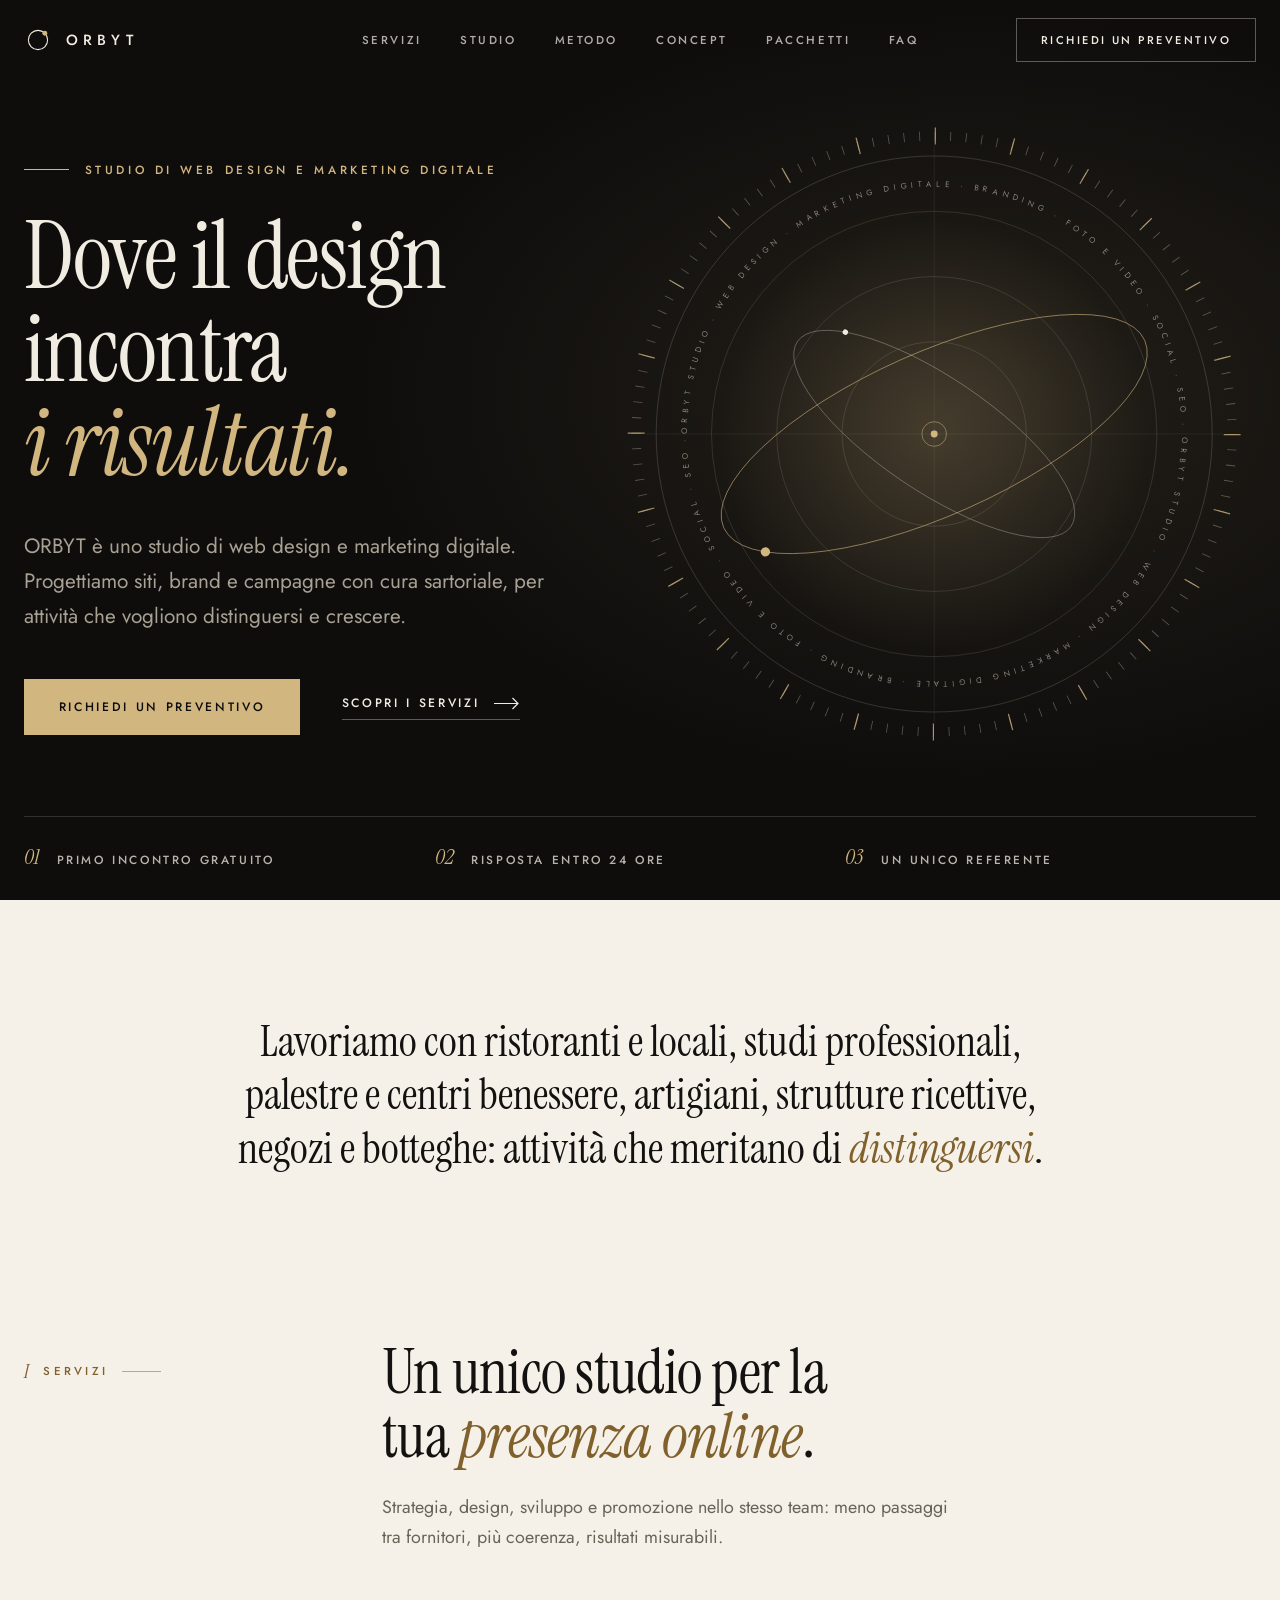
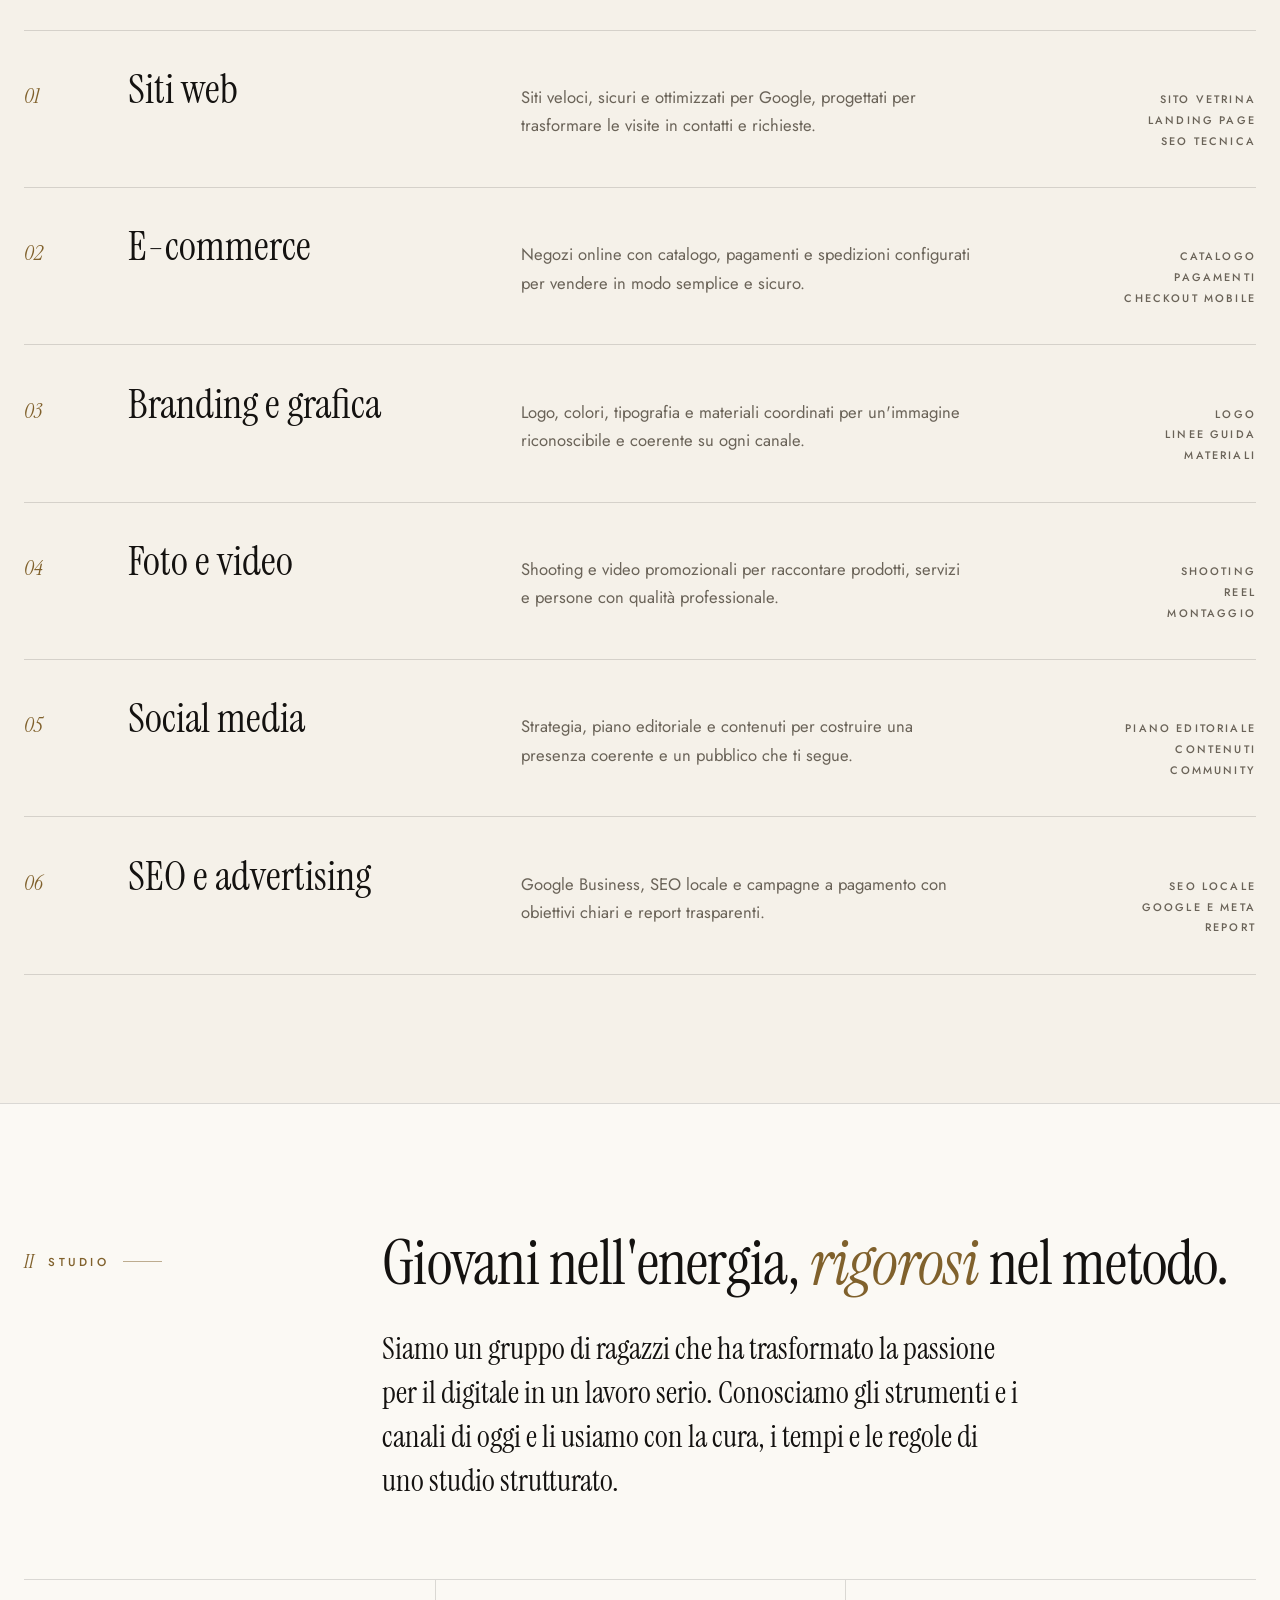
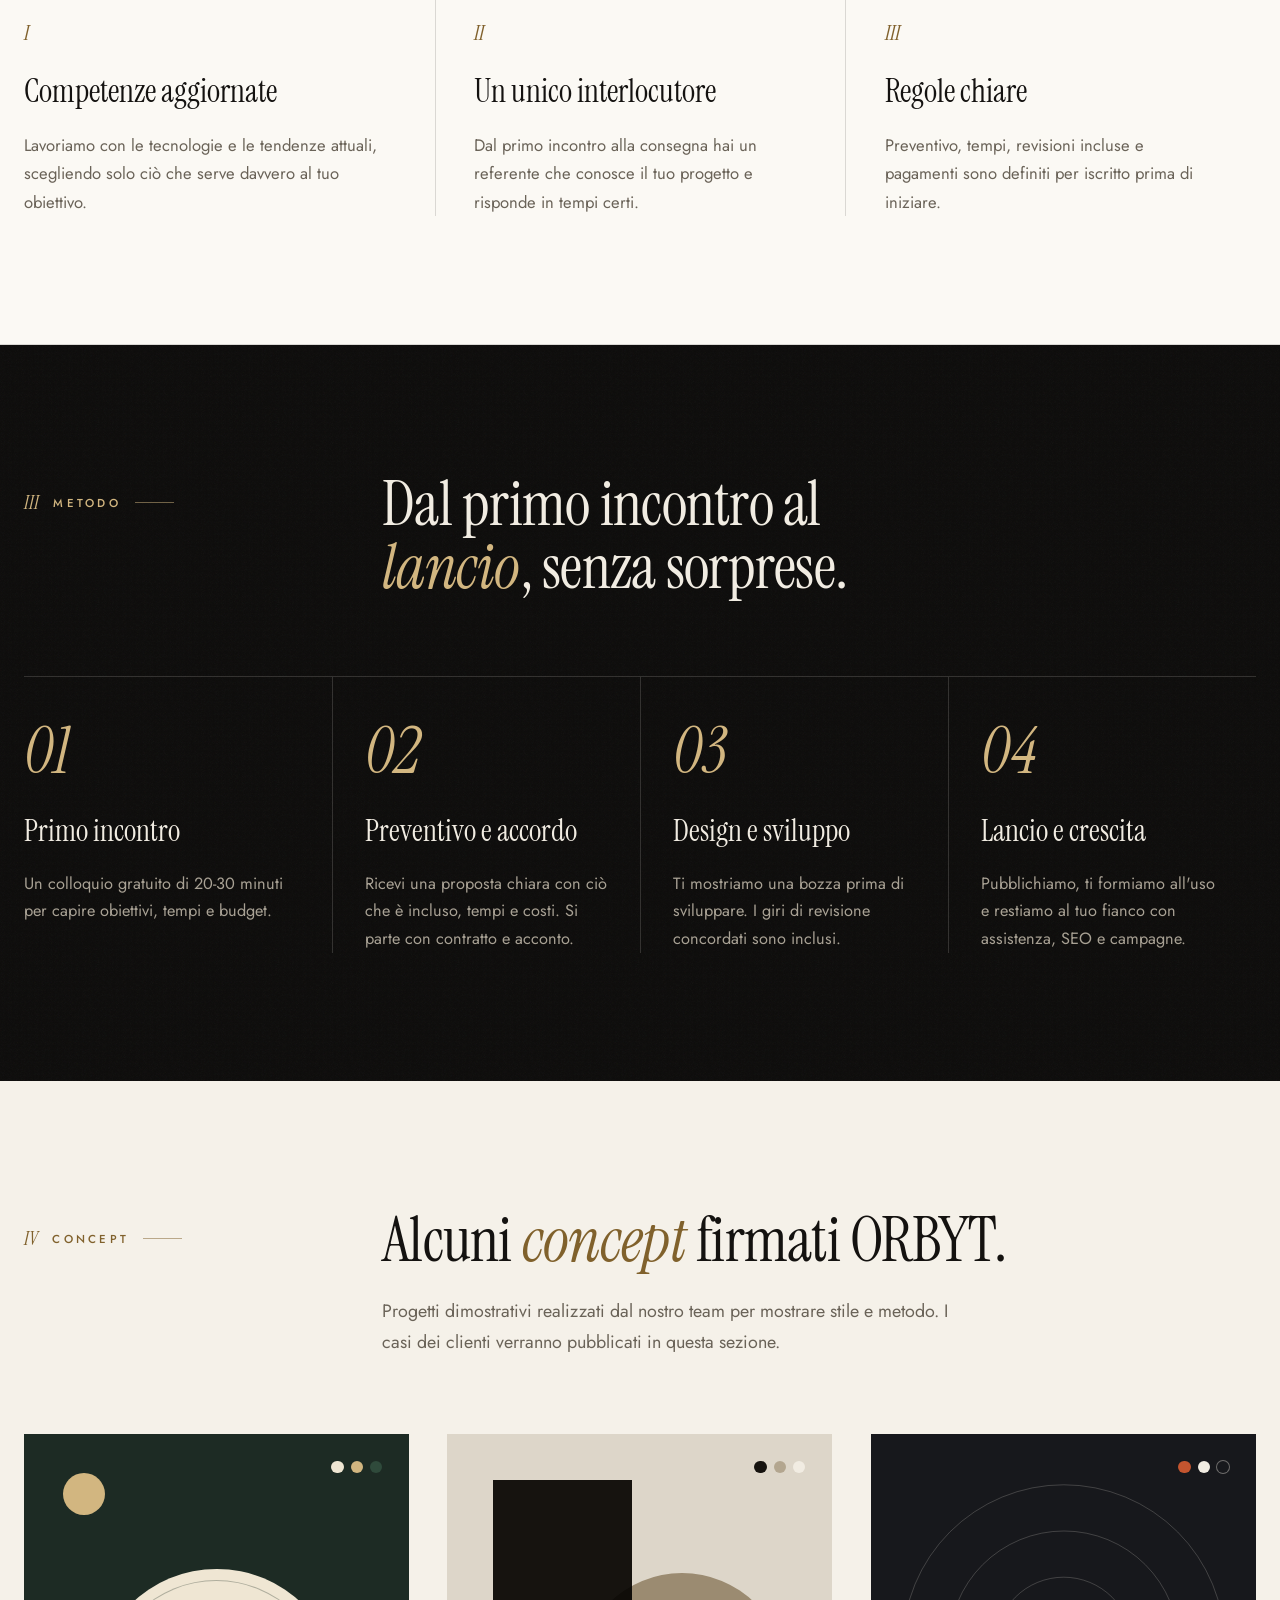
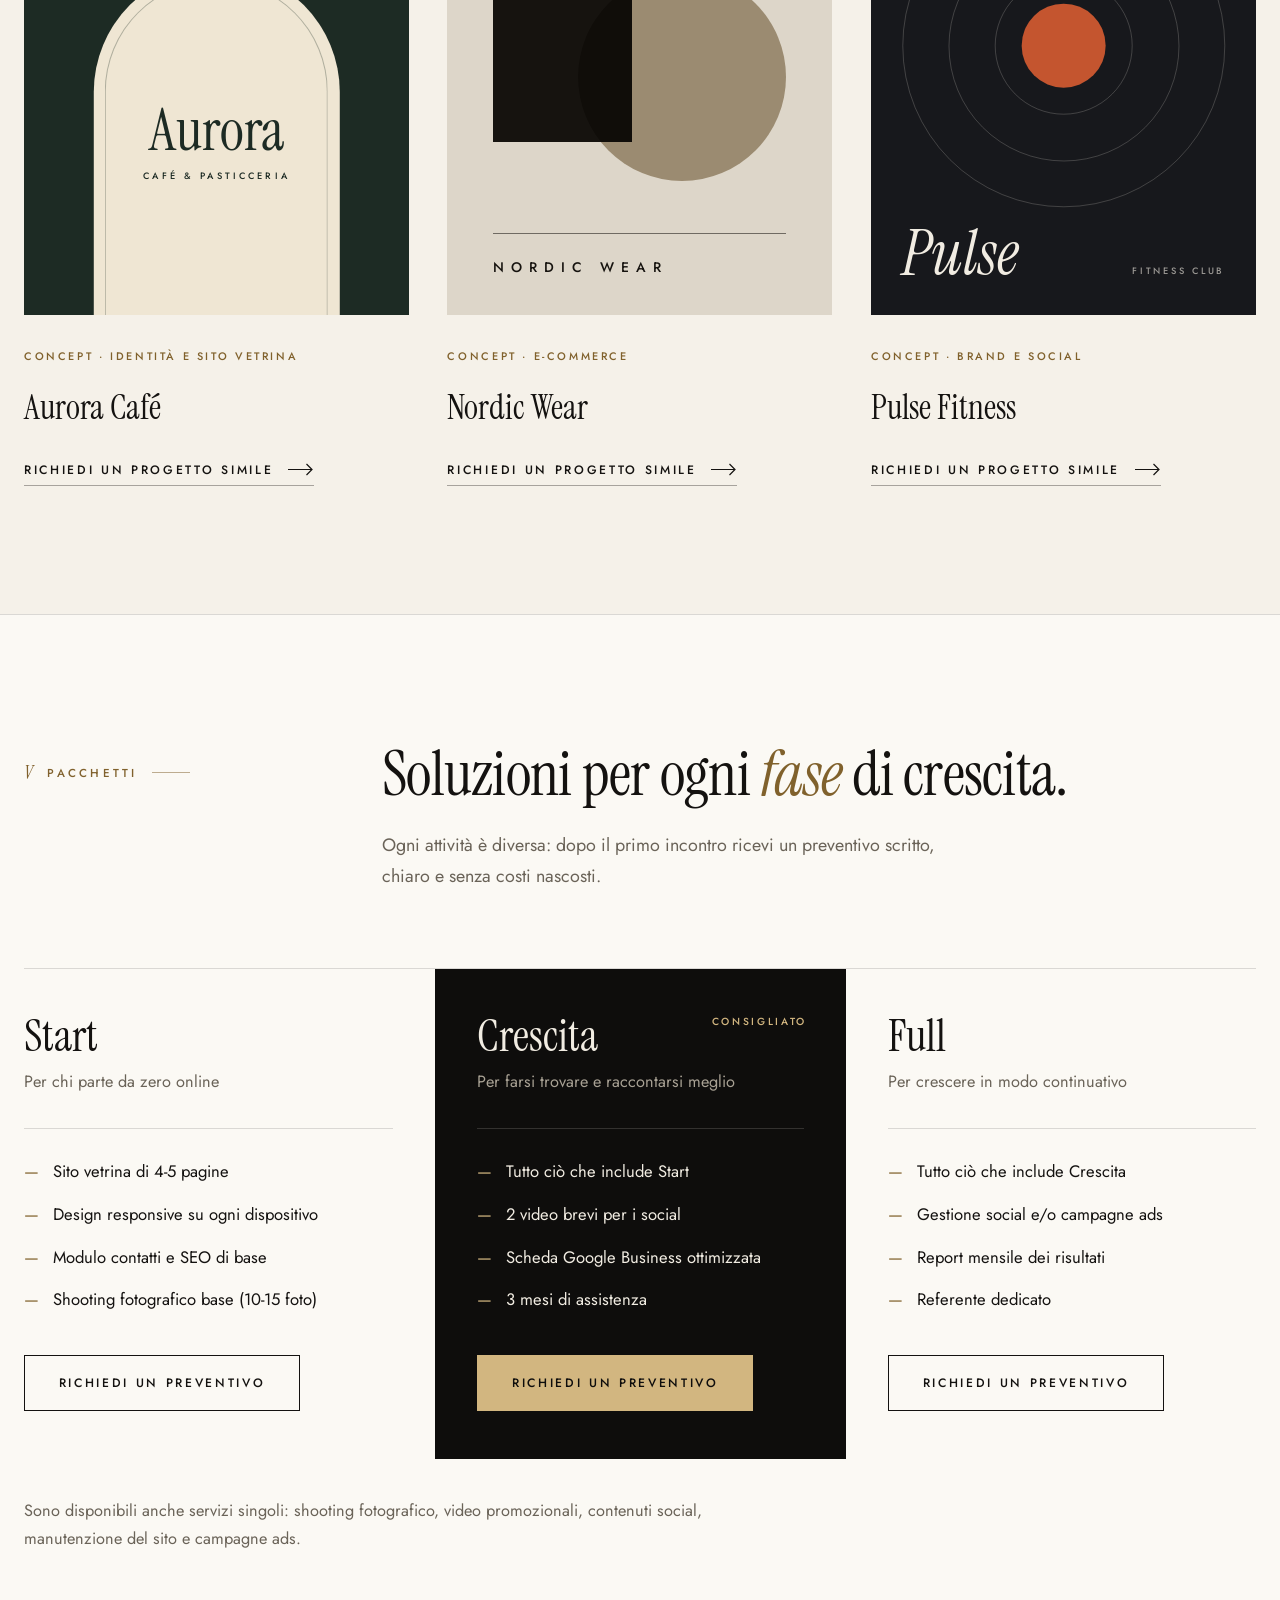
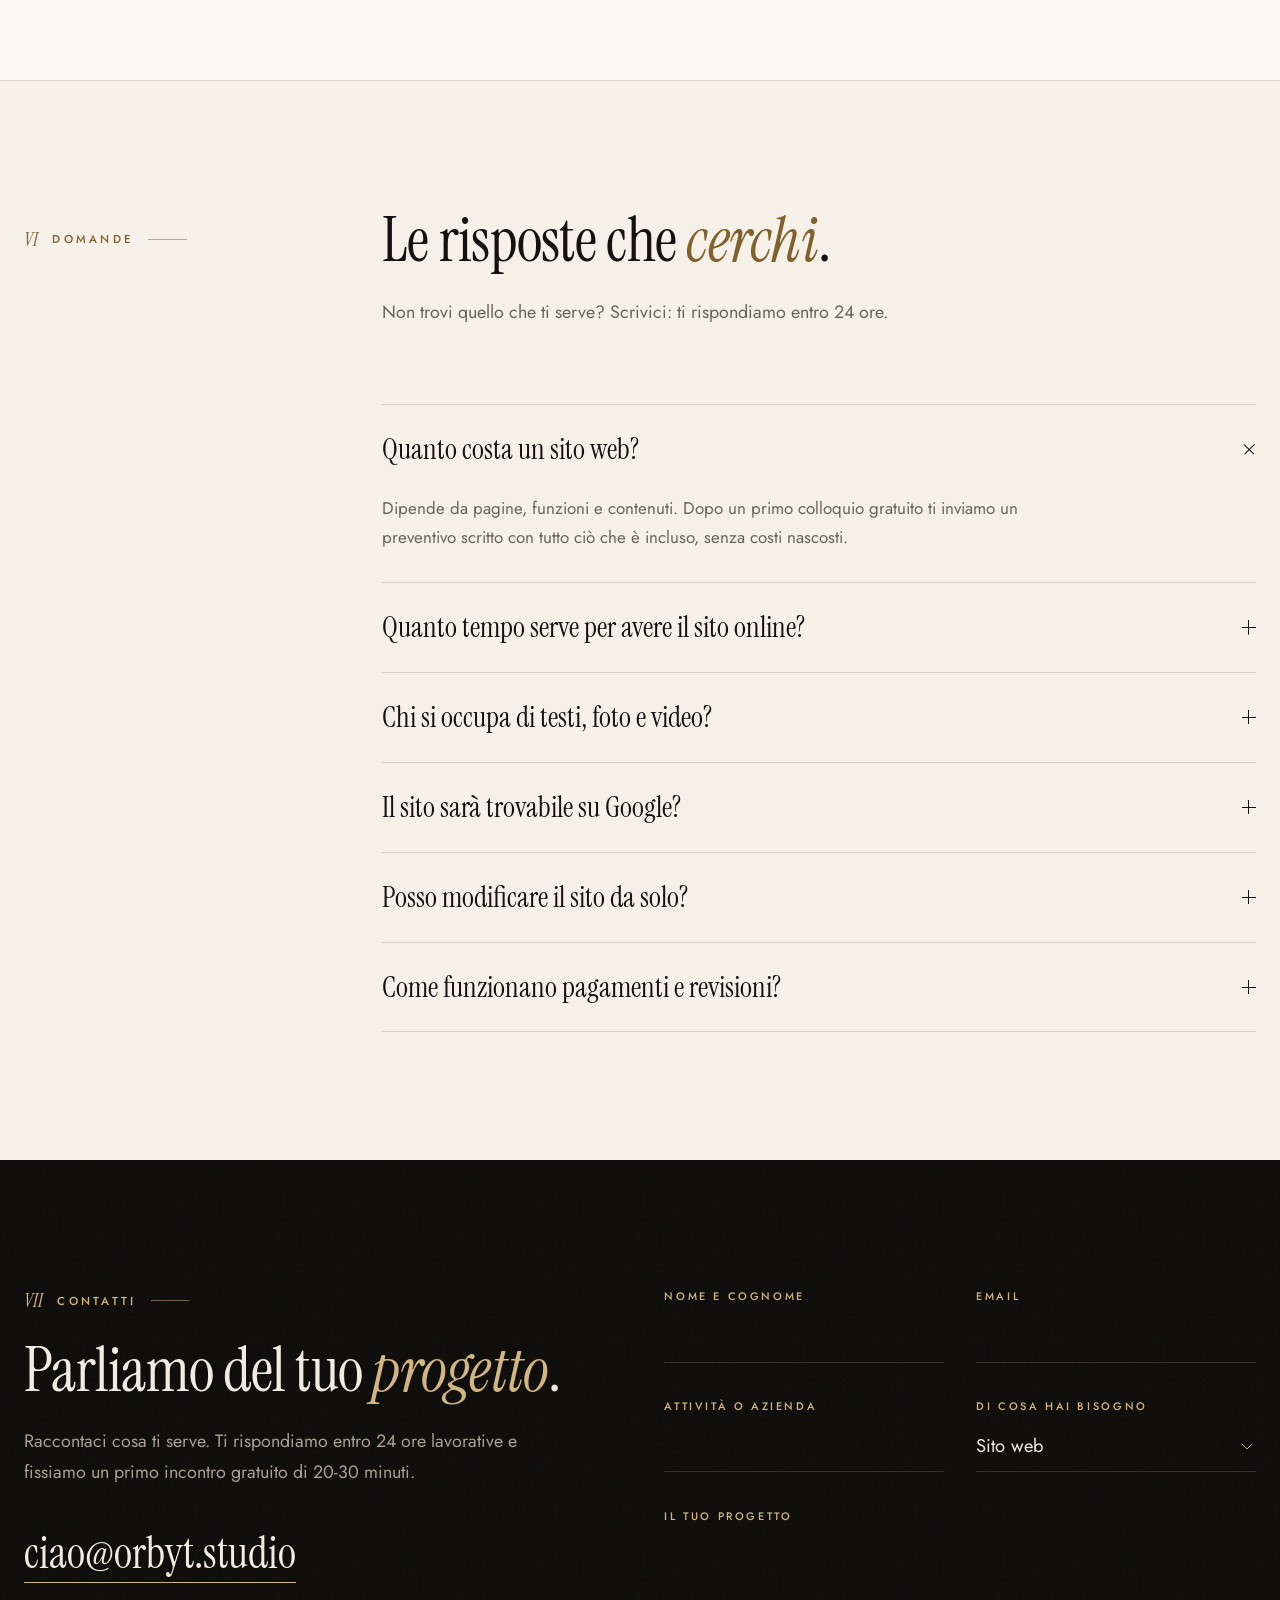
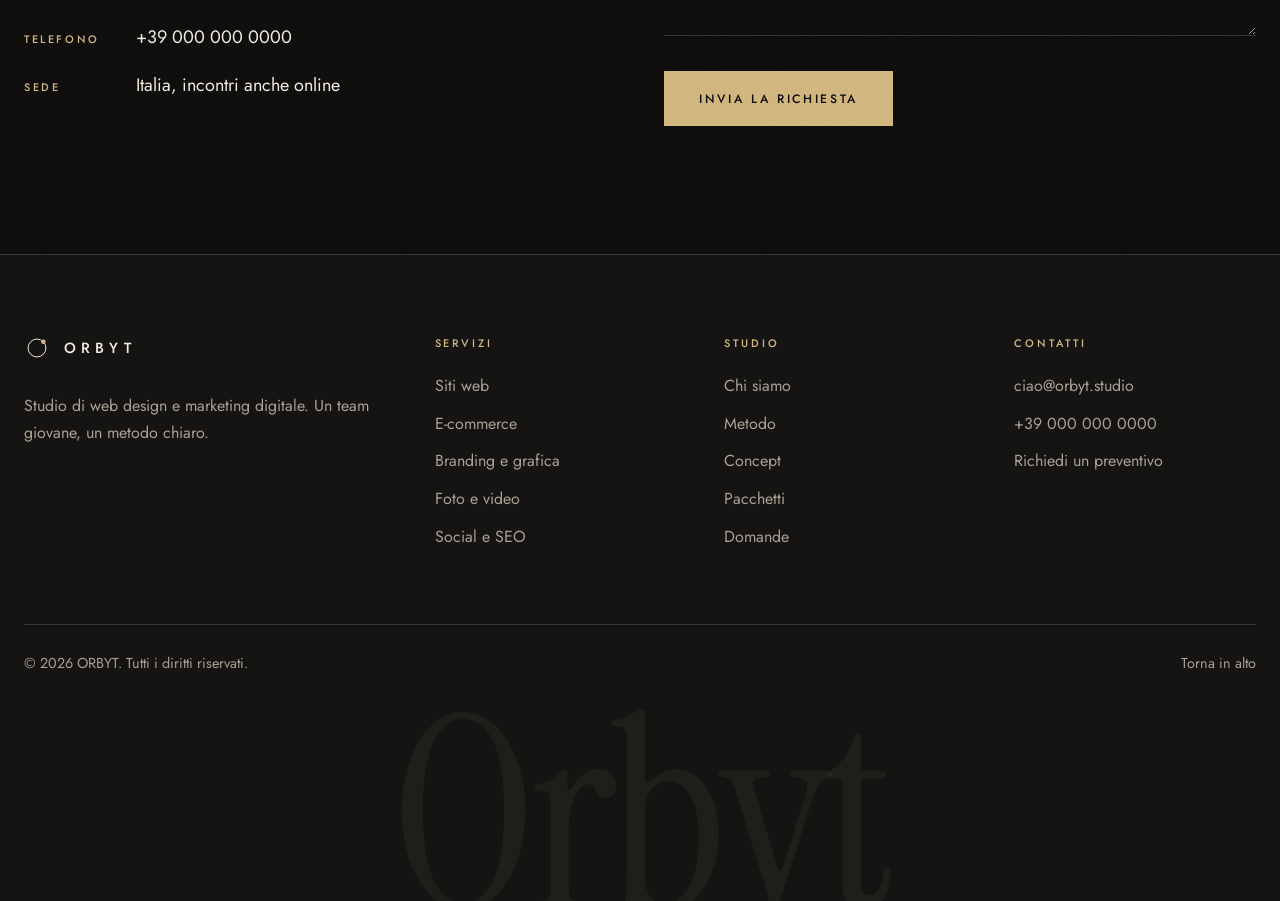
<file: sito-orbyt/index.html>
<!doctype html>
<html lang="it">
<head>
<meta charset="utf-8">
<meta name="viewport" content="width=device-width, initial-scale=1">
<title>ORBYT | Web design e marketing digitale</title>
<meta name="description" content="ORBYT è uno studio di web design e marketing digitale: siti web, branding, foto e video, social e campagne progettati con cura sartoriale.">
<meta name="theme-color" content="#0e0d0c">
<meta property="og:title" content="ORBYT | Web design e marketing digitale">
<meta property="og:description" content="Dove il design incontra i risultati. Siti web, branding, foto e video, social e campagne per attività che vogliono distinguersi.">
<meta property="og:type" content="website">
<link rel="icon" href="data:image/svg+xml,%3Csvg xmlns='http://www.w3.org/2000/svg' viewBox='0 0 32 32'%3E%3Crect width='32' height='32' fill='%230e0d0c'/%3E%3Ccircle cx='16' cy='16' r='8.5' fill='none' stroke='%23f1ece2' stroke-width='1.6'/%3E%3Ccircle cx='22.5' cy='9.5' r='2.6' fill='%23d2b680'/%3E%3C/svg%3E">
<link rel="preconnect" href="https://fonts.googleapis.com">
<link rel="preconnect" href="https://fonts.gstatic.com" crossorigin>
<link href="https://fonts.googleapis.com/css2?family=Instrument+Serif:ital@0;1&family=Jost:wght@300;400;500&display=swap" rel="stylesheet">
<link rel="stylesheet" href="style.css">
<script>document.documentElement.classList.add('js')</script>
</head>
<body>

<a class="skip" href="#main">Vai al contenuto</a>

<svg width="0" height="0" style="position:absolute" aria-hidden="true">
  <symbol id="ar" viewBox="0 0 26 13"><path d="M0 6.500h24M18.500 1l5.500 5.500-5.500 5.500" fill="none" stroke="currentColor" stroke-width="1.200"/></symbol>
</svg>

<header class="nav" id="nav">
  <div class="wrap nav-in">
    <a href="#top" class="logo" aria-label="ORBYT, torna in alto">
      <svg class="mark" viewBox="0 0 32 32" width="28" height="28" aria-hidden="true">
        <circle cx="16" cy="16" r="11" fill="none" stroke="currentColor" stroke-width="1.2"/>
        <circle cx="23.800" cy="8.200" r="2.800" fill="#d2b680"/>
      </svg>
      <span>ORBYT</span>
    </a>
    <nav class="links" id="links" aria-label="Principale">
      <a href="#servizi">Servizi</a>
      <a href="#studio">Studio</a>
      <a href="#metodo">Metodo</a>
      <a href="#concept">Concept</a>
      <a href="#pacchetti">Pacchetti</a>
      <a href="#faq">FAQ</a>
      <a href="#contatti" class="links-cta">Richiedi un preventivo</a>
    </nav>
    <a href="#contatti" class="btn btn-line btn-sm nav-cta">Richiedi un preventivo</a>
    <button class="burger" id="burger" aria-label="Apri il menu" aria-expanded="false" aria-controls="links"><span></span><span></span></button>
  </div>
</header>

<main id="main">

<!-- HERO -->
<section class="hero dark" id="top">
  <div class="hero-art" aria-hidden="true">
    <svg viewBox="0 0 800 800" fill="none">
      <defs>
        <path id="ring-text" d="M78 400a322 322 0 1 1 644 0a322 322 0 1 1 -644 0"/>
        <radialGradient id="core" cx=".5" cy=".5" r=".5"><stop offset="0" stop-color="#d2b680" stop-opacity=".2"/><stop offset="1" stop-color="#d2b680" stop-opacity="0"/></radialGradient>
      </defs>
      <circle cx="400" cy="400" r="280" fill="url(#core)"/>
      <g class="spin">
        <circle cx="400" cy="400" r="388" stroke="#f1ece2" stroke-opacity=".3" stroke-width="12" stroke-dasharray="1.100 19.215"/>
        <circle cx="400" cy="400" r="388" stroke="#d2b680" stroke-opacity=".75" stroke-width="22" stroke-dasharray="1.600 99.975"/>
        <text font-family="Jost, sans-serif" font-size="10.500" letter-spacing="3" fill="#f1ece2" fill-opacity=".5"><textPath href="#ring-text" textLength="2018" lengthAdjust="spacing">ORBYT STUDIO · WEB DESIGN · MARKETING DIGITALE · BRANDING · FOTO E VIDEO · SOCIAL · SEO · ORBYT STUDIO · WEB DESIGN · MARKETING DIGITALE · BRANDING · FOTO E VIDEO · SOCIAL · SEO ·</textPath></text>
      </g>
      <g stroke="#f1ece2">
        <circle cx="400" cy="400" r="362" stroke-opacity=".16" vector-effect="non-scaling-stroke"/>
        <circle cx="400" cy="400" r="290" stroke-opacity=".12" vector-effect="non-scaling-stroke"/>
        <circle cx="400" cy="400" r="205" stroke-opacity=".12" vector-effect="non-scaling-stroke"/>
        <circle cx="400" cy="400" r="120" stroke-opacity=".12" vector-effect="non-scaling-stroke"/>
        <path d="M400 24V776M24 400H776" stroke-opacity=".07" vector-effect="non-scaling-stroke"/>
      </g>
      <g transform="rotate(-24 400 400)">
        <ellipse cx="400" cy="400" rx="300" ry="106" stroke="#d2b680" stroke-opacity=".6" vector-effect="non-scaling-stroke"/>
        <circle r="6" fill="#d2b680"><animateMotion dur="46s" repeatCount="indefinite" path="M100 400a300 106 0 1 0 600 0a300 106 0 1 0 -600 0"/></circle>
      </g>
      <g transform="rotate(34 400 400)">
        <ellipse cx="400" cy="400" rx="215" ry="74" stroke="#f1ece2" stroke-opacity=".3" vector-effect="non-scaling-stroke"/>
        <circle r="3.500" fill="#f1ece2"><animateMotion dur="32s" repeatCount="indefinite" path="M185 400a215 74 0 1 1 430 0a215 74 0 1 1 -430 0"/></circle>
      </g>
      <circle cx="400" cy="400" r="4.500" fill="#d2b680"/>
      <circle cx="400" cy="400" r="16" stroke="#d2b680" stroke-opacity=".5" vector-effect="non-scaling-stroke"/>
    </svg>
  </div>

  <div class="wrap hero-in">
    <p class="kicker reveal">Studio di web design e marketing digitale</p>
    <h1><span class="ln" style="--i:0"><span>Dove il design</span></span><span class="ln" style="--i:1"><span>incontra</span></span><span class="ln" style="--i:2"><span><em>i risultati.</em></span></span></h1>
    <p class="lead reveal">ORBYT è uno studio di web design e marketing digitale. Progettiamo siti, brand e campagne con cura sartoriale, per attività che vogliono distinguersi e crescere.</p>
    <div class="cta reveal">
      <a href="#contatti" class="btn btn-gold">Richiedi un preventivo</a>
      <a href="#servizi" class="link-arrow">Scopri i servizi <svg aria-hidden="true"><use href="#ar"/></svg></a>
    </div>
  </div>

  <div class="wrap hero-facts reveal">
    <div><i>01</i><p>Primo incontro gratuito</p></div>
    <div><i>02</i><p>Risposta entro 24 ore</p></div>
    <div><i>03</i><p>Un unico referente</p></div>
  </div>
</section>

<!-- DICHIARAZIONE -->
<section class="statement">
  <div class="wrap">
    <p class="reveal">Lavoriamo con ristoranti e locali, studi professionali, palestre e centri benessere, artigiani, strutture ricettive, negozi e botteghe: attività che meritano di <em>distinguersi</em>.</p>
  </div>
</section>

<!-- SERVIZI -->
<section id="servizi" class="section">
  <div class="wrap">
    <header class="sec-head">
      <p class="label reveal"><i>I</i>Servizi</p>
      <div class="reveal">
        <h2>Un unico studio per la tua <em>presenza online</em>.</h2>
        <p class="sub">Strategia, design, sviluppo e promozione nello stesso team: meno passaggi tra fornitori, più coerenza, risultati misurabili.</p>
      </div>
    </header>

    <div class="rows">
      <article class="row reveal">
        <span class="n">01</span>
        <h3>Siti web</h3>
        <p>Siti veloci, sicuri e ottimizzati per Google, progettati per trasformare le visite in contatti e richieste.</p>
        <ul class="tags"><li>Sito vetrina</li><li>Landing page</li><li>SEO tecnica</li></ul>
      </article>
      <article class="row reveal">
        <span class="n">02</span>
        <h3>E-commerce</h3>
        <p>Negozi online con catalogo, pagamenti e spedizioni configurati per vendere in modo semplice e sicuro.</p>
        <ul class="tags"><li>Catalogo</li><li>Pagamenti</li><li>Checkout mobile</li></ul>
      </article>
      <article class="row reveal">
        <span class="n">03</span>
        <h3>Branding e grafica</h3>
        <p>Logo, colori, tipografia e materiali coordinati per un'immagine riconoscibile e coerente su ogni canale.</p>
        <ul class="tags"><li>Logo</li><li>Linee guida</li><li>Materiali</li></ul>
      </article>
      <article class="row reveal">
        <span class="n">04</span>
        <h3>Foto e video</h3>
        <p>Shooting e video promozionali per raccontare prodotti, servizi e persone con qualità professionale.</p>
        <ul class="tags"><li>Shooting</li><li>Reel</li><li>Montaggio</li></ul>
      </article>
      <article class="row reveal">
        <span class="n">05</span>
        <h3>Social media</h3>
        <p>Strategia, piano editoriale e contenuti per costruire una presenza coerente e un pubblico che ti segue.</p>
        <ul class="tags"><li>Piano editoriale</li><li>Contenuti</li><li>Community</li></ul>
      </article>
      <article class="row reveal">
        <span class="n">06</span>
        <h3>SEO e advertising</h3>
        <p>Google Business, SEO locale e campagne a pagamento con obiettivi chiari e report trasparenti.</p>
        <ul class="tags"><li>SEO locale</li><li>Google e Meta</li><li>Report</li></ul>
      </article>
    </div>
  </div>
</section>

<!-- STUDIO -->
<section id="studio" class="section paper">
  <div class="wrap">
    <header class="sec-head">
      <p class="label reveal"><i>II</i>Studio</p>
      <div class="reveal">
        <h2>Giovani nell'energia, <em>rigorosi</em> nel metodo.</h2>
        <p class="lede">Siamo un gruppo di ragazzi che ha trasformato la passione per il digitale in un lavoro serio. Conosciamo gli strumenti e i canali di oggi e li usiamo con la cura, i tempi e le regole di uno studio strutturato.</p>
      </div>
    </header>
    <div class="values">
      <div class="value reveal"><i>I</i><h3>Competenze aggiornate</h3><p>Lavoriamo con le tecnologie e le tendenze attuali, scegliendo solo ciò che serve davvero al tuo obiettivo.</p></div>
      <div class="value reveal"><i>II</i><h3>Un unico interlocutore</h3><p>Dal primo incontro alla consegna hai un referente che conosce il tuo progetto e risponde in tempi certi.</p></div>
      <div class="value reveal"><i>III</i><h3>Regole chiare</h3><p>Preventivo, tempi, revisioni incluse e pagamenti sono definiti per iscritto prima di iniziare.</p></div>
    </div>
  </div>
</section>

<!-- METODO -->
<section id="metodo" class="section dark grain">
  <div class="wrap">
    <header class="sec-head">
      <p class="label reveal"><i>III</i>Metodo</p>
      <div class="reveal">
        <h2>Dal primo incontro al <em>lancio</em>, senza sorprese.</h2>
      </div>
    </header>
    <ol class="steps">
      <li class="step reveal"><span class="n">01</span><h3>Primo incontro</h3><p>Un colloquio gratuito di 20-30 minuti per capire obiettivi, tempi e budget.</p></li>
      <li class="step reveal"><span class="n">02</span><h3>Preventivo e accordo</h3><p>Ricevi una proposta chiara con ciò che è incluso, tempi e costi. Si parte con contratto e acconto.</p></li>
      <li class="step reveal"><span class="n">03</span><h3>Design e sviluppo</h3><p>Ti mostriamo una bozza prima di sviluppare. I giri di revisione concordati sono inclusi.</p></li>
      <li class="step reveal"><span class="n">04</span><h3>Lancio e crescita</h3><p>Pubblichiamo, ti formiamo all'uso e restiamo al tuo fianco con assistenza, SEO e campagne.</p></li>
    </ol>
  </div>
</section>

<!-- CONCEPT -->
<section id="concept" class="section">
  <div class="wrap">
    <header class="sec-head">
      <p class="label reveal"><i>IV</i>Concept</p>
      <div class="reveal">
        <h2>Alcuni <em>concept</em> firmati ORBYT.</h2>
        <p class="sub">Progetti dimostrativi realizzati dal nostro team per mostrare stile e metodo. I casi dei clienti verranno pubblicati in questa sezione.</p>
      </div>
    </header>

    <div class="works">
      <a href="#contatti" class="work reveal">
        <div class="plate pa" aria-hidden="true">
          <i class="sun"></i>
          <span class="sw"><b></b><b></b><b></b></span>
          <div class="arch"><span class="wm">Aurora</span><span class="sub">Café &amp; Pasticceria</span></div>
        </div>
        <div class="cap"><span class="tag">Concept · Identità e sito vetrina</span><h3>Aurora Café</h3><span class="more">Richiedi un progetto simile <svg aria-hidden="true"><use href="#ar"/></svg></span></div>
      </a>
      <a href="#contatti" class="work reveal">
        <div class="plate pb" aria-hidden="true">
          <i class="blk"></i><i class="disc"></i><i class="hl"></i>
          <span class="sw"><b></b><b></b><b></b></span>
          <span class="wm">Nordic Wear</span>
        </div>
        <div class="cap"><span class="tag">Concept · E-commerce</span><h3>Nordic Wear</h3><span class="more">Richiedi un progetto simile <svg aria-hidden="true"><use href="#ar"/></svg></span></div>
      </a>
      <a href="#contatti" class="work reveal">
        <div class="plate pc" aria-hidden="true">
          <i class="ring r3"></i><i class="ring r2"></i><i class="ring r1"></i><i class="core"></i>
          <span class="sw"><b></b><b></b><b></b></span>
          <span class="wm">Pulse</span><span class="sub">Fitness Club</span>
        </div>
        <div class="cap"><span class="tag">Concept · Brand e social</span><h3>Pulse Fitness</h3><span class="more">Richiedi un progetto simile <svg aria-hidden="true"><use href="#ar"/></svg></span></div>
      </a>
    </div>
  </div>
</section>

<!-- PACCHETTI -->
<section id="pacchetti" class="section paper">
  <div class="wrap">
    <header class="sec-head">
      <p class="label reveal"><i>V</i>Pacchetti</p>
      <div class="reveal">
        <h2>Soluzioni per ogni <em>fase</em> di crescita.</h2>
        <p class="sub">Ogni attività è diversa: dopo il primo incontro ricevi un preventivo scritto, chiaro e senza costi nascosti.</p>
      </div>
    </header>

    <div class="plans">
      <article class="plan reveal">
        <h3>Start</h3>
        <p class="for">Per chi parte da zero online</p>
        <ul>
          <li>Sito vetrina di 4-5 pagine</li>
          <li>Design responsive su ogni dispositivo</li>
          <li>Modulo contatti e SEO di base</li>
          <li>Shooting fotografico base (10-15 foto)</li>
        </ul>
        <a href="#contatti" class="btn btn-outline">Richiedi un preventivo</a>
      </article>
      <article class="plan feat reveal">
        <span class="badge">Consigliato</span>
        <h3>Crescita</h3>
        <p class="for">Per farsi trovare e raccontarsi meglio</p>
        <ul>
          <li>Tutto ciò che include Start</li>
          <li>2 video brevi per i social</li>
          <li>Scheda Google Business ottimizzata</li>
          <li>3 mesi di assistenza</li>
        </ul>
        <a href="#contatti" class="btn btn-gold">Richiedi un preventivo</a>
      </article>
      <article class="plan reveal">
        <h3>Full</h3>
        <p class="for">Per crescere in modo continuativo</p>
        <ul>
          <li>Tutto ciò che include Crescita</li>
          <li>Gestione social e/o campagne ads</li>
          <li>Report mensile dei risultati</li>
          <li>Referente dedicato</li>
        </ul>
        <a href="#contatti" class="btn btn-outline">Richiedi un preventivo</a>
      </article>
    </div>
    <p class="plans-note reveal">Sono disponibili anche servizi singoli: shooting fotografico, video promozionali, contenuti social, manutenzione del sito e campagne ads.</p>
  </div>
</section>

<!-- FAQ -->
<section id="faq" class="section">
  <div class="wrap">
    <header class="sec-head">
      <p class="label reveal"><i>VI</i>Domande</p>
      <div class="reveal">
        <h2>Le risposte che <em>cerchi</em>.</h2>
        <p class="sub">Non trovi quello che ti serve? Scrivici: ti rispondiamo entro 24 ore.</p>
      </div>
    </header>
    <div class="faq-wrap">
      <div class="faq reveal">
        <details open><summary>Quanto costa un sito web?</summary><p>Dipende da pagine, funzioni e contenuti. Dopo un primo colloquio gratuito ti inviamo un preventivo scritto con tutto ciò che è incluso, senza costi nascosti.</p></details>
        <details><summary>Quanto tempo serve per avere il sito online?</summary><p>Un sito vetrina richiede in genere da 2 a 4 settimane, un e-commerce da 4 a 8. Dipende da quanto rapidamente riceviamo testi, foto e feedback.</p></details>
        <details><summary>Chi si occupa di testi, foto e video?</summary><p>Possiamo occuparcene noi, con shooting e riprese professionali, oppure lavorare sui materiali che hai già.</p></details>
        <details><summary>Il sito sarà trovabile su Google?</summary><p>Ogni sito nasce con una struttura SEO corretta e prestazioni elevate. Per posizionarsi bene servono poi contenuti, la scheda Google Business e, se vuoi, campagne dedicate.</p></details>
        <details><summary>Posso modificare il sito da solo?</summary><p>Sì, se lo desideri configuriamo un pannello semplice e ti facciamo una breve formazione. In alternativa gestiamo noi gli aggiornamenti con un piano di manutenzione.</p></details>
        <details><summary>Come funzionano pagamenti e revisioni?</summary><p>Si parte con un acconto alla firma e si salda alla consegna. Il preventivo indica quanti giri di revisione sono inclusi.</p></details>
      </div>
    </div>
  </div>
</section>

<!-- CONTATTI -->
<section id="contatti" class="section dark grain contact">
  <div class="wrap contact-grid">
    <div class="reveal">
      <p class="label"><i>VII</i>Contatti</p>
      <h2>Parliamo del tuo <em>progetto</em>.</h2>
      <p class="sub">Raccontaci cosa ti serve. Ti rispondiamo entro 24 ore lavorative e fissiamo un primo incontro gratuito di 20-30 minuti.</p>
      <a class="mail" href="mailto:ciao@orbyt.studio">ciao@orbyt.studio</a>
      <ul class="contact-list">
        <li><span>Telefono</span><a href="tel:+390000000000">+39 000 000 0000</a></li>
        <li><span>Sede</span>Italia, incontri anche online</li>
      </ul>
    </div>

    <form class="form reveal" id="form" name="contatti" method="POST" data-netlify="true" netlify-honeypot="bot-field" novalidate>
      <input type="hidden" name="form-name" value="contatti">
      <p class="hp"><label>Non compilare questo campo: <input name="bot-field" tabindex="-1" autocomplete="off"></label></p>
      <div class="row-2">
        <div class="field"><label for="nome">Nome e cognome</label><input id="nome" name="nome" autocomplete="name" required></div>
        <div class="field"><label for="email">Email</label><input id="email" name="email" type="email" autocomplete="email" required></div>
      </div>
      <div class="row-2">
        <div class="field"><label for="azienda">Attività o azienda</label><input id="azienda" name="azienda" autocomplete="organization"></div>
        <div class="field"><label for="servizio">Di cosa hai bisogno</label>
          <select id="servizio" name="servizio">
            <option>Sito web</option><option>E-commerce</option><option>Branding e grafica</option><option>Foto e video</option><option>Social media</option><option>SEO e advertising</option><option>Non lo so ancora</option>
          </select>
        </div>
      </div>
      <div class="field"><label for="msg">Il tuo progetto</label><textarea id="msg" name="messaggio" rows="3" required></textarea></div>
      <div class="form-foot">
        <button class="btn btn-gold" type="submit">Invia la richiesta</button>
        <p class="form-note" id="note" role="status" aria-live="polite"></p>
      </div>
    </form>
  </div>
</section>

</main>

<footer class="footer dark">
  <div class="wrap">
    <div class="foot-grid">
      <div class="foot-brand">
        <a href="#top" class="logo"><svg class="mark" viewBox="0 0 32 32" width="26" height="26" aria-hidden="true"><circle cx="16" cy="16" r="11" fill="none" stroke="currentColor" stroke-width="1.2"/><circle cx="23.800" cy="8.200" r="2.800" fill="#d2b680"/></svg><span>ORBYT</span></a>
        <p>Studio di web design e marketing digitale. Un team giovane, un metodo chiaro.</p>
      </div>
      <nav aria-label="Servizi"><h4>Servizi</h4><ul><li><a href="#servizi">Siti web</a></li><li><a href="#servizi">E-commerce</a></li><li><a href="#servizi">Branding e grafica</a></li><li><a href="#servizi">Foto e video</a></li><li><a href="#servizi">Social e SEO</a></li></ul></nav>
      <nav aria-label="Studio"><h4>Studio</h4><ul><li><a href="#studio">Chi siamo</a></li><li><a href="#metodo">Metodo</a></li><li><a href="#concept">Concept</a></li><li><a href="#pacchetti">Pacchetti</a></li><li><a href="#faq">Domande</a></li></ul></nav>
      <nav aria-label="Contatti"><h4>Contatti</h4><ul><li><a href="mailto:ciao@orbyt.studio">ciao@orbyt.studio</a></li><li><a href="tel:+390000000000">+39 000 000 0000</a></li><li><a href="#contatti">Richiedi un preventivo</a></li></ul></nav>
    </div>
    <div class="foot-bottom"><p>© <span id="year"></span> ORBYT. Tutti i diritti riservati.</p><a href="#top">Torna in alto</a></div>
  </div>
  <p class="wm-big" aria-hidden="true">Orbyt</p>
</footer>

<script src="script.js"></script>
</body>
</html>
</file>
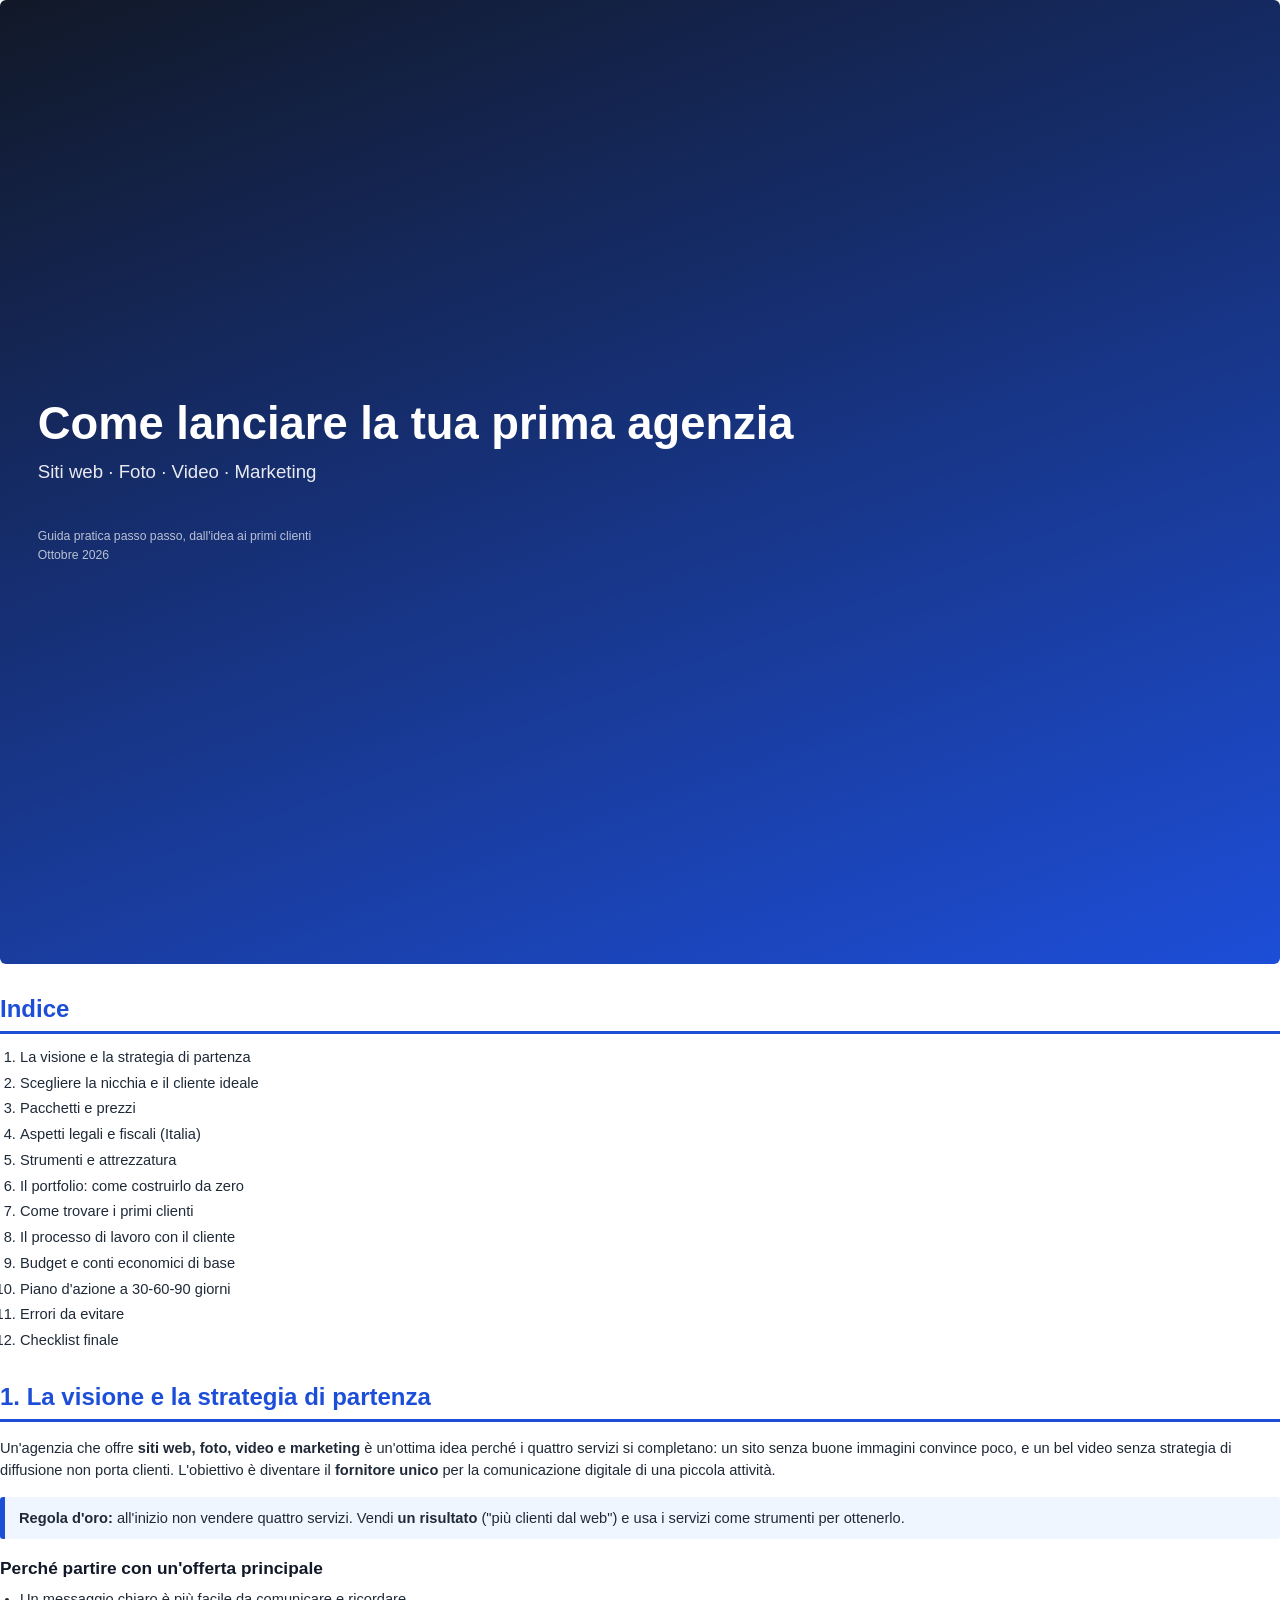
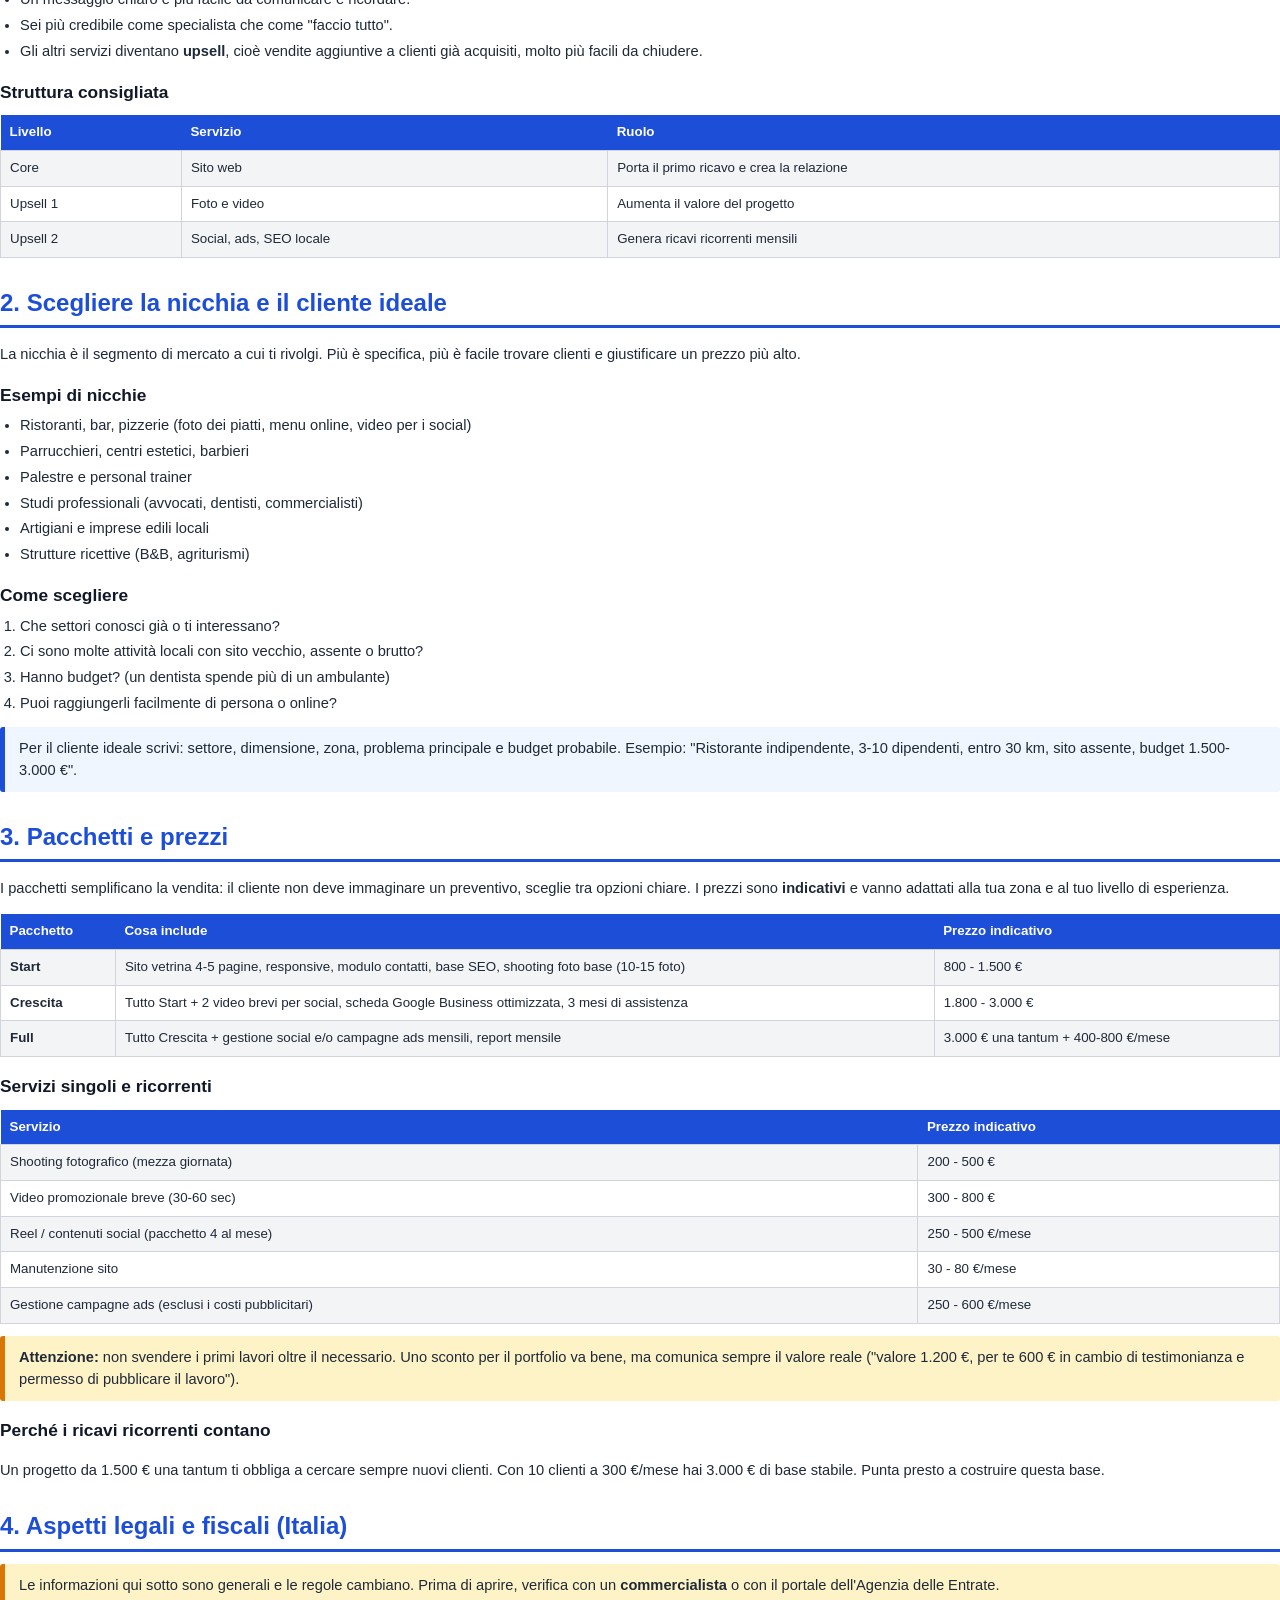
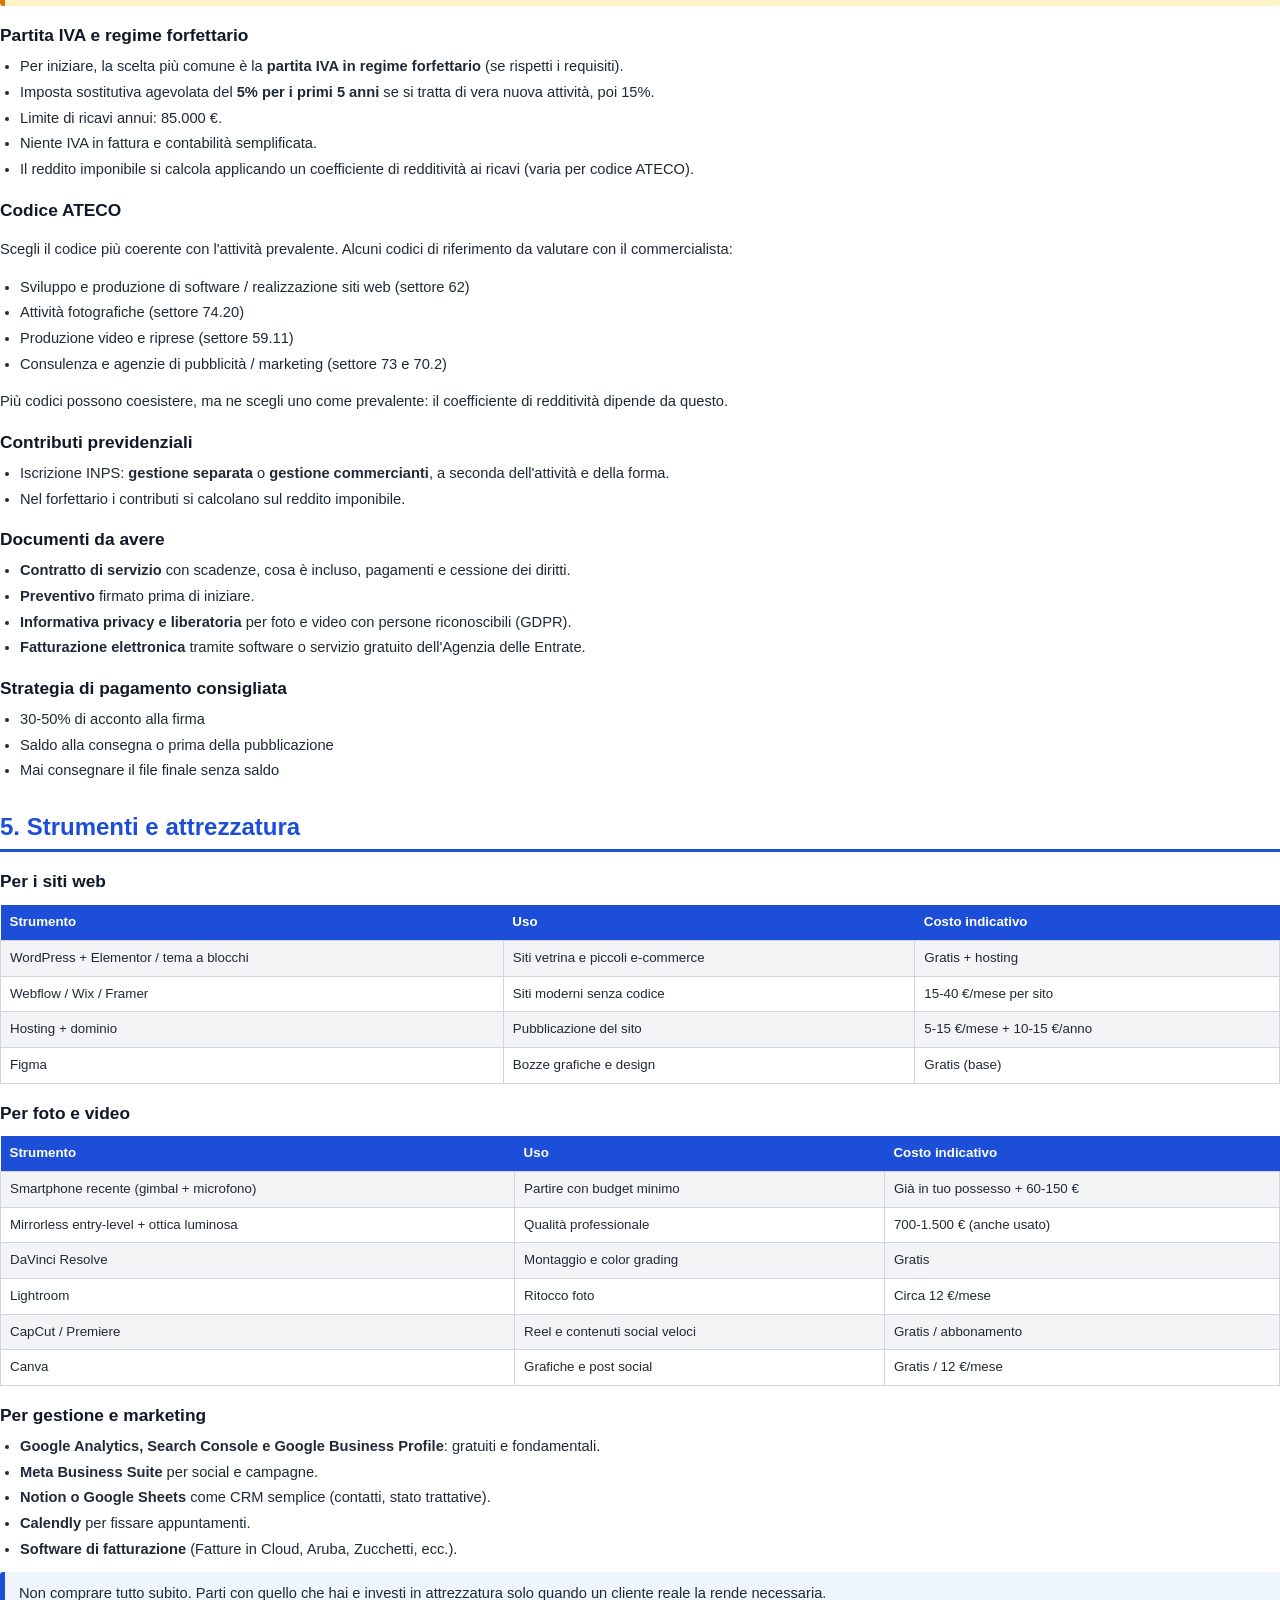
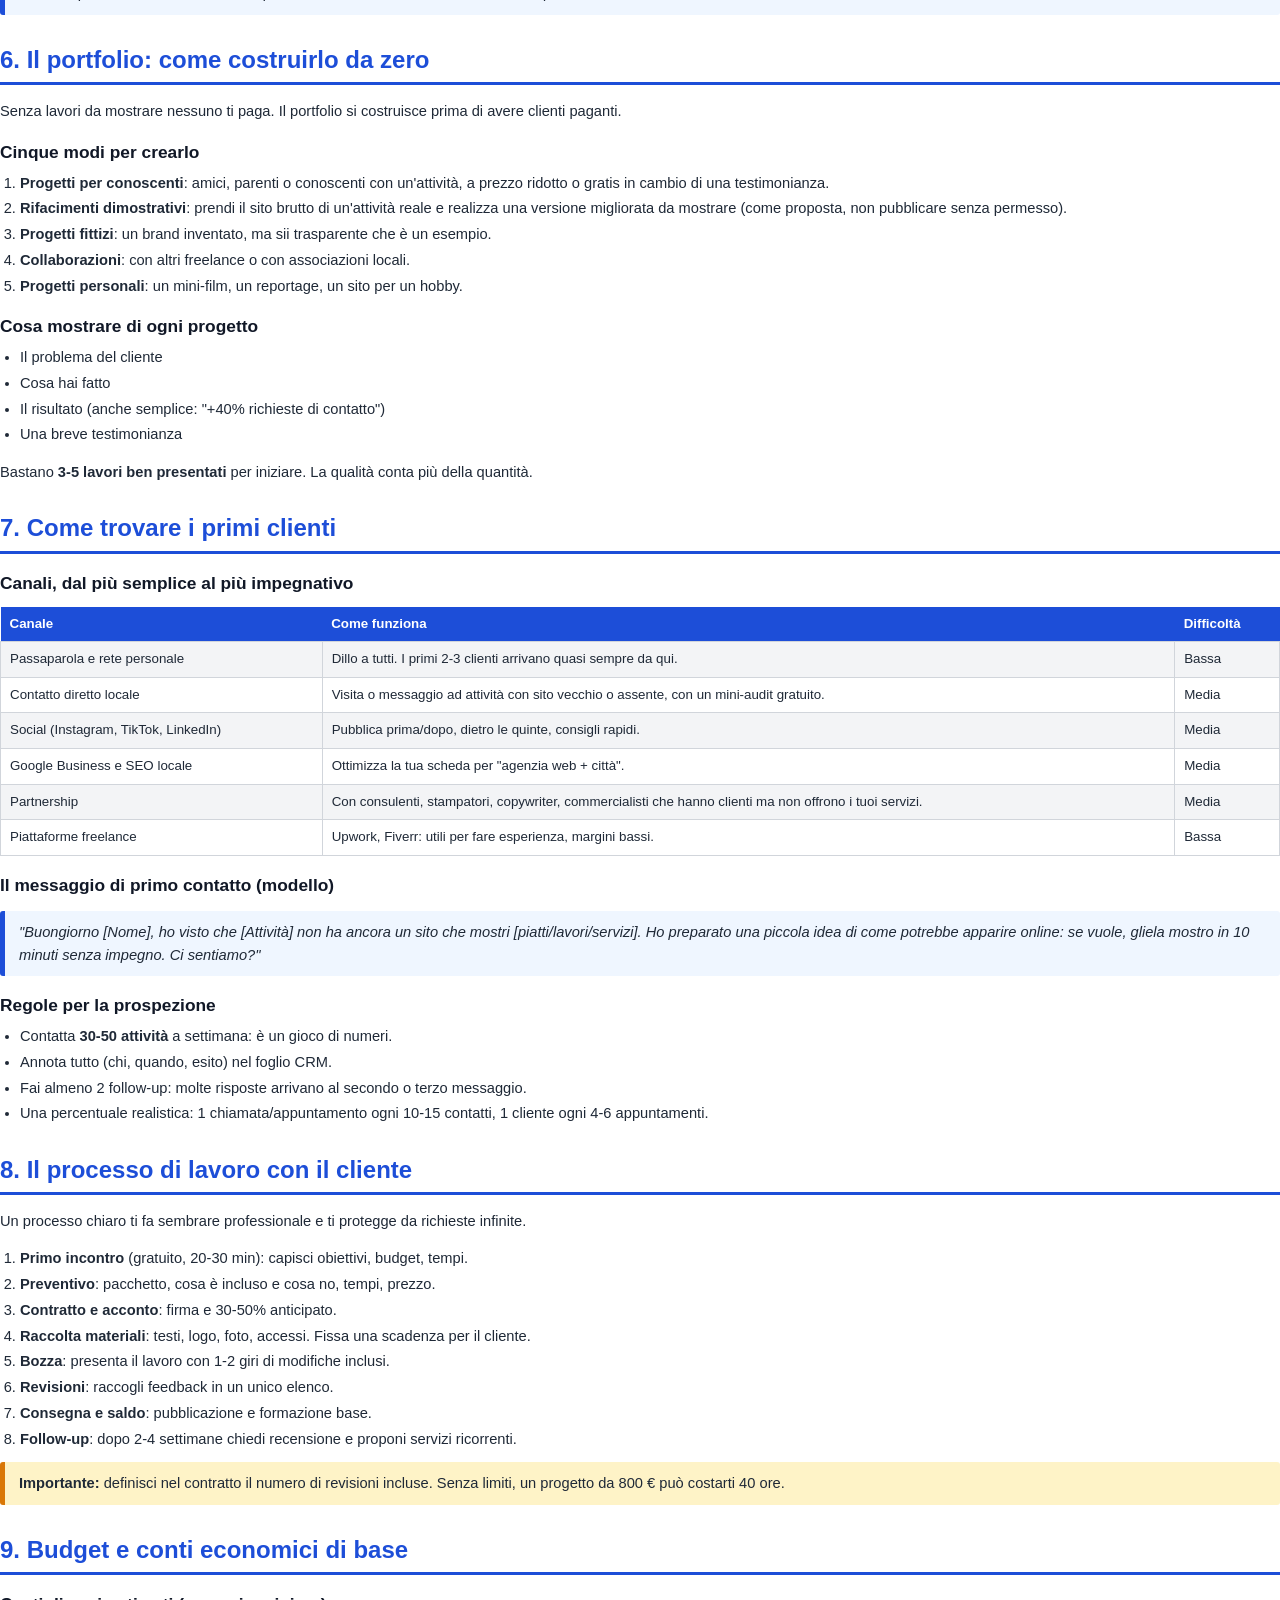
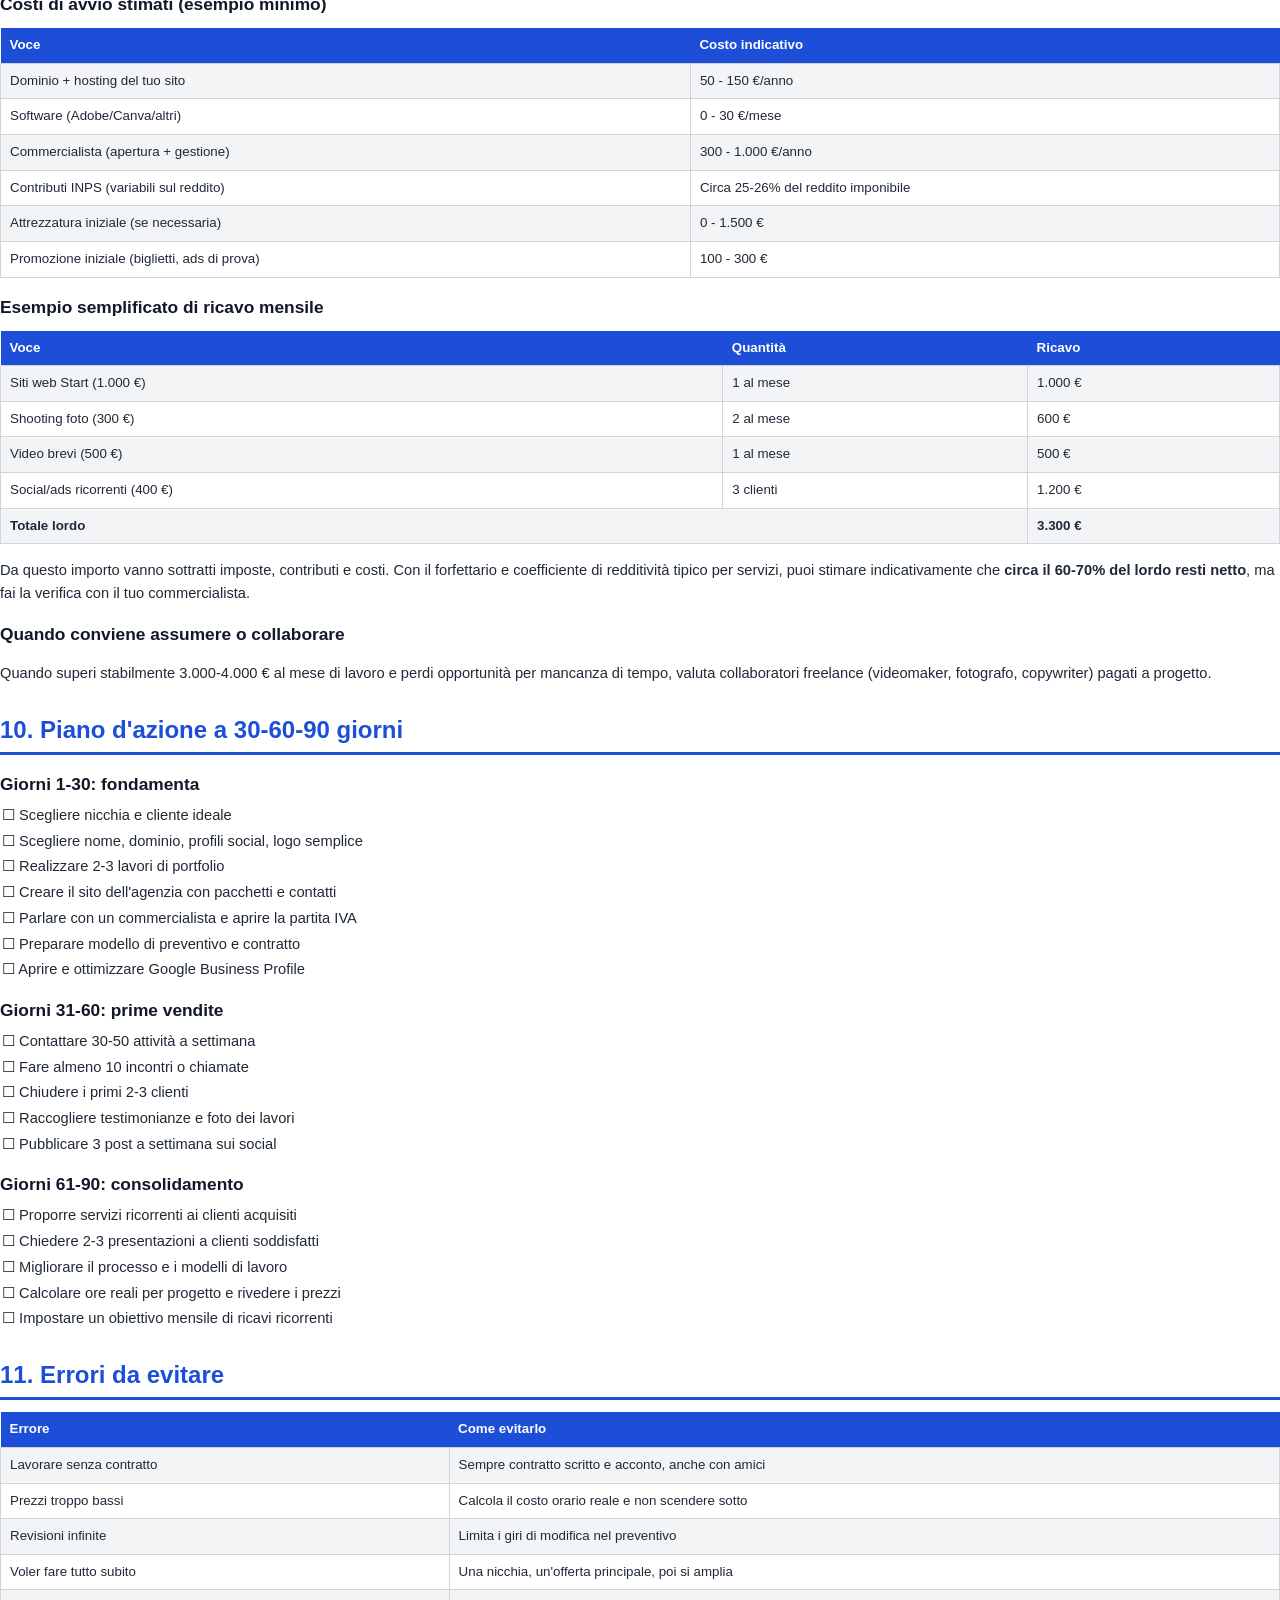
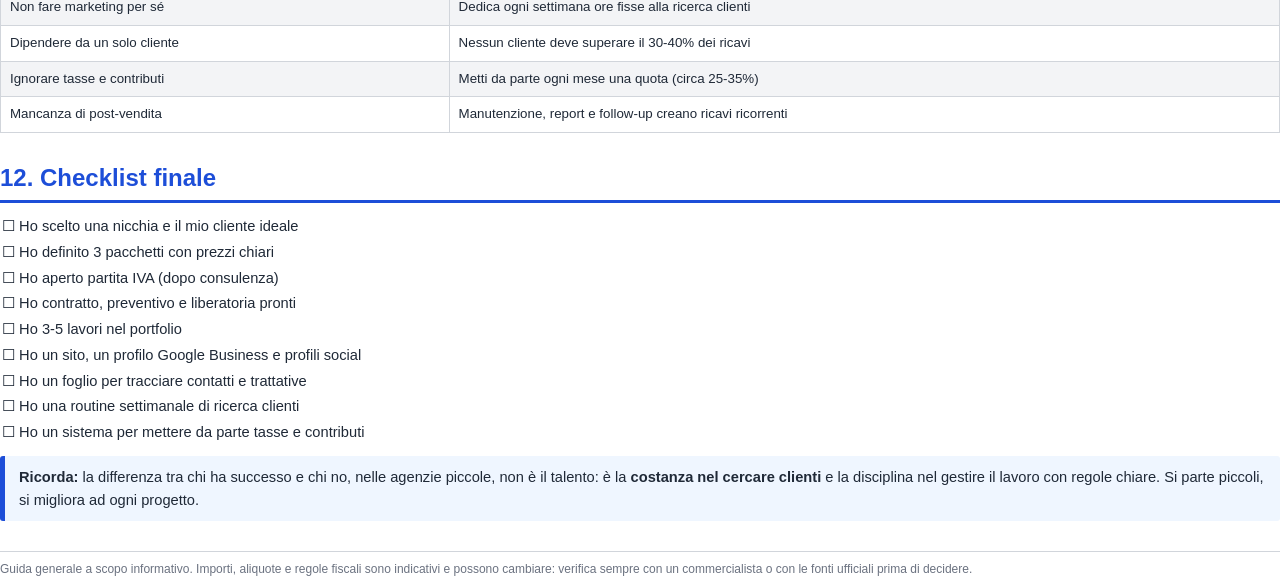
<file: guida.html>
<!doctype html>
<html lang="it"><head><meta charset="utf-8">
<title>Piano di lancio: agenzia web, foto, video e marketing</title>
<style>
@page { size: A4; margin: 18mm 16mm; }
*{box-sizing:border-box}
body{font-family:"Segoe UI",Arial,sans-serif;color:#1f2937;font-size:11pt;line-height:1.55;margin:0}
.cover{height:255mm;display:flex;flex-direction:column;justify-content:center;padding:0 10mm;background:linear-gradient(160deg,#111827,#1d4ed8);color:#fff;border-radius:6px;page-break-after:always}
.cover h1{font-size:34pt;line-height:1.1;margin:0 0 10px}
.cover p{font-size:14pt;opacity:.9;margin:0}
.cover small{margin-top:40px;opacity:.7}
h2{color:#1d4ed8;font-size:18pt;border-bottom:3px solid #1d4ed8;padding-bottom:4px;margin:26px 0 12px}
h3{font-size:13pt;margin:16px 0 6px;color:#111827}
table{border-collapse:collapse;width:100%;margin:10px 0;font-size:10pt}
th{background:#1d4ed8;color:#fff;text-align:left;padding:7px 9px}
td{border:1px solid #d1d5db;padding:7px 9px;vertical-align:top}
tr:nth-child(even) td{background:#f3f4f6}
.box{background:#eff6ff;border-left:5px solid #1d4ed8;padding:10px 14px;margin:12px 0;border-radius:3px}
.warn{background:#fef3c7;border-left-color:#d97706}
ul,ol{margin:6px 0 6px 20px;padding:0}
li{margin:3px 0}
.pb{page-break-before:always}
.check li{list-style:none;margin-left:-18px}
.check li:before{content:"☐ ";}
footer{font-size:9pt;color:#6b7280;margin-top:30px;border-top:1px solid #d1d5db;padding-top:8px}
</style></head><body>

<div class="cover">
<h1>Come lanciare la tua prima agenzia</h1>
<p>Siti web · Foto · Video · Marketing</p>
<small>Guida pratica passo passo, dall'idea ai primi clienti<br>Ottobre 2026</small>
</div>

<h2>Indice</h2>
<ol>
<li>La visione e la strategia di partenza</li>
<li>Scegliere la nicchia e il cliente ideale</li>
<li>Pacchetti e prezzi</li>
<li>Aspetti legali e fiscali (Italia)</li>
<li>Strumenti e attrezzatura</li>
<li>Il portfolio: come costruirlo da zero</li>
<li>Come trovare i primi clienti</li>
<li>Il processo di lavoro con il cliente</li>
<li>Budget e conti economici di base</li>
<li>Piano d'azione a 30-60-90 giorni</li>
<li>Errori da evitare</li>
<li>Checklist finale</li>
</ol>

<h2>1. La visione e la strategia di partenza</h2>
<p>Un'agenzia che offre <b>siti web, foto, video e marketing</b> è un'ottima idea perché i quattro servizi si completano: un sito senza buone immagini convince poco, e un bel video senza strategia di diffusione non porta clienti. L'obiettivo è diventare il <b>fornitore unico</b> per la comunicazione digitale di una piccola attività.</p>
<div class="box"><b>Regola d'oro:</b> all'inizio non vendere quattro servizi. Vendi <b>un risultato</b> ("più clienti dal web") e usa i servizi come strumenti per ottenerlo.</div>
<h3>Perché partire con un'offerta principale</h3>
<ul>
<li>Un messaggio chiaro è più facile da comunicare e ricordare.</li>
<li>Sei più credibile come specialista che come "faccio tutto".</li>
<li>Gli altri servizi diventano <b>upsell</b>, cioè vendite aggiuntive a clienti già acquisiti, molto più facili da chiudere.</li>
</ul>
<h3>Struttura consigliata</h3>
<table>
<tr><th>Livello</th><th>Servizio</th><th>Ruolo</th></tr>
<tr><td>Core</td><td>Sito web</td><td>Porta il primo ricavo e crea la relazione</td></tr>
<tr><td>Upsell 1</td><td>Foto e video</td><td>Aumenta il valore del progetto</td></tr>
<tr><td>Upsell 2</td><td>Social, ads, SEO locale</td><td>Genera ricavi ricorrenti mensili</td></tr>
</table>

<h2>2. Scegliere la nicchia e il cliente ideale</h2>
<p>La nicchia è il segmento di mercato a cui ti rivolgi. Più è specifica, più è facile trovare clienti e giustificare un prezzo più alto.</p>
<h3>Esempi di nicchie</h3>
<ul>
<li>Ristoranti, bar, pizzerie (foto dei piatti, menu online, video per i social)</li>
<li>Parrucchieri, centri estetici, barbieri</li>
<li>Palestre e personal trainer</li>
<li>Studi professionali (avvocati, dentisti, commercialisti)</li>
<li>Artigiani e imprese edili locali</li>
<li>Strutture ricettive (B&amp;B, agriturismi)</li>
</ul>
<h3>Come scegliere</h3>
<ol>
<li>Che settori conosci già o ti interessano?</li>
<li>Ci sono molte attività locali con sito vecchio, assente o brutto?</li>
<li>Hanno budget? (un dentista spende più di un ambulante)</li>
<li>Puoi raggiungerli facilmente di persona o online?</li>
</ol>
<div class="box">Per il cliente ideale scrivi: settore, dimensione, zona, problema principale e budget probabile. Esempio: "Ristorante indipendente, 3-10 dipendenti, entro 30 km, sito assente, budget 1.500-3.000 €".</div>

<h2 class="pb">3. Pacchetti e prezzi</h2>
<p>I pacchetti semplificano la vendita: il cliente non deve immaginare un preventivo, sceglie tra opzioni chiare. I prezzi sono <b>indicativi</b> e vanno adattati alla tua zona e al tuo livello di esperienza.</p>
<table>
<tr><th>Pacchetto</th><th>Cosa include</th><th>Prezzo indicativo</th></tr>
<tr><td><b>Start</b></td><td>Sito vetrina 4-5 pagine, responsive, modulo contatti, base SEO, shooting foto base (10-15 foto)</td><td>800 - 1.500 €</td></tr>
<tr><td><b>Crescita</b></td><td>Tutto Start + 2 video brevi per social, scheda Google Business ottimizzata, 3 mesi di assistenza</td><td>1.800 - 3.000 €</td></tr>
<tr><td><b>Full</b></td><td>Tutto Crescita + gestione social e/o campagne ads mensili, report mensile</td><td>3.000 € una tantum + 400-800 €/mese</td></tr>
</table>
<h3>Servizi singoli e ricorrenti</h3>
<table>
<tr><th>Servizio</th><th>Prezzo indicativo</th></tr>
<tr><td>Shooting fotografico (mezza giornata)</td><td>200 - 500 €</td></tr>
<tr><td>Video promozionale breve (30-60 sec)</td><td>300 - 800 €</td></tr>
<tr><td>Reel / contenuti social (pacchetto 4 al mese)</td><td>250 - 500 €/mese</td></tr>
<tr><td>Manutenzione sito</td><td>30 - 80 €/mese</td></tr>
<tr><td>Gestione campagne ads (esclusi i costi pubblicitari)</td><td>250 - 600 €/mese</td></tr>
</table>
<div class="box warn"><b>Attenzione:</b> non svendere i primi lavori oltre il necessario. Uno sconto per il portfolio va bene, ma comunica sempre il valore reale ("valore 1.200 €, per te 600 € in cambio di testimonianza e permesso di pubblicare il lavoro").</div>
<h3>Perché i ricavi ricorrenti contano</h3>
<p>Un progetto da 1.500 € una tantum ti obbliga a cercare sempre nuovi clienti. Con 10 clienti a 300 €/mese hai 3.000 € di base stabile. Punta presto a costruire questa base.</p>

<h2 class="pb">4. Aspetti legali e fiscali (Italia)</h2>
<div class="box warn">Le informazioni qui sotto sono generali e le regole cambiano. Prima di aprire, verifica con un <b>commercialista</b> o con il portale dell'Agenzia delle Entrate.</div>
<h3>Partita IVA e regime forfettario</h3>
<ul>
<li>Per iniziare, la scelta più comune è la <b>partita IVA in regime forfettario</b> (se rispetti i requisiti).</li>
<li>Imposta sostitutiva agevolata del <b>5% per i primi 5 anni</b> se si tratta di vera nuova attività, poi 15%.</li>
<li>Limite di ricavi annui: 85.000 €.</li>
<li>Niente IVA in fattura e contabilità semplificata.</li>
<li>Il reddito imponibile si calcola applicando un coefficiente di redditività ai ricavi (varia per codice ATECO).</li>
</ul>
<h3>Codice ATECO</h3>
<p>Scegli il codice più coerente con l'attività prevalente. Alcuni codici di riferimento da valutare con il commercialista:</p>
<ul>
<li>Sviluppo e produzione di software / realizzazione siti web (settore 62)</li>
<li>Attività fotografiche (settore 74.20)</li>
<li>Produzione video e riprese (settore 59.11)</li>
<li>Consulenza e agenzie di pubblicità / marketing (settore 73 e 70.2)</li>
</ul>
<p>Più codici possono coesistere, ma ne scegli uno come prevalente: il coefficiente di redditività dipende da questo.</p>
<h3>Contributi previdenziali</h3>
<ul>
<li>Iscrizione INPS: <b>gestione separata</b> o <b>gestione commercianti</b>, a seconda dell'attività e della forma.</li>
<li>Nel forfettario i contributi si calcolano sul reddito imponibile.</li>
</ul>
<h3>Documenti da avere</h3>
<ul>
<li><b>Contratto di servizio</b> con scadenze, cosa è incluso, pagamenti e cessione dei diritti.</li>
<li><b>Preventivo</b> firmato prima di iniziare.</li>
<li><b>Informativa privacy e liberatoria</b> per foto e video con persone riconoscibili (GDPR).</li>
<li><b>Fatturazione elettronica</b> tramite software o servizio gratuito dell'Agenzia delle Entrate.</li>
</ul>
<h3>Strategia di pagamento consigliata</h3>
<ul>
<li>30-50% di acconto alla firma</li>
<li>Saldo alla consegna o prima della pubblicazione</li>
<li>Mai consegnare il file finale senza saldo</li>
</ul>

<h2 class="pb">5. Strumenti e attrezzatura</h2>
<h3>Per i siti web</h3>
<table>
<tr><th>Strumento</th><th>Uso</th><th>Costo indicativo</th></tr>
<tr><td>WordPress + Elementor / tema a blocchi</td><td>Siti vetrina e piccoli e-commerce</td><td>Gratis + hosting</td></tr>
<tr><td>Webflow / Wix / Framer</td><td>Siti moderni senza codice</td><td>15-40 €/mese per sito</td></tr>
<tr><td>Hosting + dominio</td><td>Pubblicazione del sito</td><td>5-15 €/mese + 10-15 €/anno</td></tr>
<tr><td>Figma</td><td>Bozze grafiche e design</td><td>Gratis (base)</td></tr>
</table>
<h3>Per foto e video</h3>
<table>
<tr><th>Strumento</th><th>Uso</th><th>Costo indicativo</th></tr>
<tr><td>Smartphone recente (gimbal + microfono)</td><td>Partire con budget minimo</td><td>Già in tuo possesso + 60-150 €</td></tr>
<tr><td>Mirrorless entry-level + ottica luminosa</td><td>Qualità professionale</td><td>700-1.500 € (anche usato)</td></tr>
<tr><td>DaVinci Resolve</td><td>Montaggio e color grading</td><td>Gratis</td></tr>
<tr><td>Lightroom</td><td>Ritocco foto</td><td>Circa 12 €/mese</td></tr>
<tr><td>CapCut / Premiere</td><td>Reel e contenuti social veloci</td><td>Gratis / abbonamento</td></tr>
<tr><td>Canva</td><td>Grafiche e post social</td><td>Gratis / 12 €/mese</td></tr>
</table>
<h3>Per gestione e marketing</h3>
<ul>
<li><b>Google Analytics, Search Console e Google Business Profile</b>: gratuiti e fondamentali.</li>
<li><b>Meta Business Suite</b> per social e campagne.</li>
<li><b>Notion o Google Sheets</b> come CRM semplice (contatti, stato trattative).</li>
<li><b>Calendly</b> per fissare appuntamenti.</li>
<li><b>Software di fatturazione</b> (Fatture in Cloud, Aruba, Zucchetti, ecc.).</li>
</ul>
<div class="box">Non comprare tutto subito. Parti con quello che hai e investi in attrezzatura solo quando un cliente reale la rende necessaria.</div>

<h2>6. Il portfolio: come costruirlo da zero</h2>
<p>Senza lavori da mostrare nessuno ti paga. Il portfolio si costruisce prima di avere clienti paganti.</p>
<h3>Cinque modi per crearlo</h3>
<ol>
<li><b>Progetti per conoscenti</b>: amici, parenti o conoscenti con un'attività, a prezzo ridotto o gratis in cambio di una testimonianza.</li>
<li><b>Rifacimenti dimostrativi</b>: prendi il sito brutto di un'attività reale e realizza una versione migliorata da mostrare (come proposta, non pubblicare senza permesso).</li>
<li><b>Progetti fittizi</b>: un brand inventato, ma sii trasparente che è un esempio.</li>
<li><b>Collaborazioni</b>: con altri freelance o con associazioni locali.</li>
<li><b>Progetti personali</b>: un mini-film, un reportage, un sito per un hobby.</li>
</ol>
<h3>Cosa mostrare di ogni progetto</h3>
<ul>
<li>Il problema del cliente</li>
<li>Cosa hai fatto</li>
<li>Il risultato (anche semplice: "+40% richieste di contatto")</li>
<li>Una breve testimonianza</li>
</ul>
<p>Bastano <b>3-5 lavori ben presentati</b> per iniziare. La qualità conta più della quantità.</p>

<h2 class="pb">7. Come trovare i primi clienti</h2>
<h3>Canali, dal più semplice al più impegnativo</h3>
<table>
<tr><th>Canale</th><th>Come funziona</th><th>Difficoltà</th></tr>
<tr><td>Passaparola e rete personale</td><td>Dillo a tutti. I primi 2-3 clienti arrivano quasi sempre da qui.</td><td>Bassa</td></tr>
<tr><td>Contatto diretto locale</td><td>Visita o messaggio ad attività con sito vecchio o assente, con un mini-audit gratuito.</td><td>Media</td></tr>
<tr><td>Social (Instagram, TikTok, LinkedIn)</td><td>Pubblica prima/dopo, dietro le quinte, consigli rapidi.</td><td>Media</td></tr>
<tr><td>Google Business e SEO locale</td><td>Ottimizza la tua scheda per "agenzia web + città".</td><td>Media</td></tr>
<tr><td>Partnership</td><td>Con consulenti, stampatori, copywriter, commercialisti che hanno clienti ma non offrono i tuoi servizi.</td><td>Media</td></tr>
<tr><td>Piattaforme freelance</td><td>Upwork, Fiverr: utili per fare esperienza, margini bassi.</td><td>Bassa</td></tr>
</table>
<h3>Il messaggio di primo contatto (modello)</h3>
<div class="box">
<i>"Buongiorno [Nome], ho visto che [Attività] non ha ancora un sito che mostri [piatti/lavori/servizi]. Ho preparato una piccola idea di come potrebbe apparire online: se vuole, gliela mostro in 10 minuti senza impegno. Ci sentiamo?"</i>
</div>
<h3>Regole per la prospezione</h3>
<ul>
<li>Contatta <b>30-50 attività</b> a settimana: è un gioco di numeri.</li>
<li>Annota tutto (chi, quando, esito) nel foglio CRM.</li>
<li>Fai almeno 2 follow-up: molte risposte arrivano al secondo o terzo messaggio.</li>
<li>Una percentuale realistica: 1 chiamata/appuntamento ogni 10-15 contatti, 1 cliente ogni 4-6 appuntamenti.</li>
</ul>

<h2>8. Il processo di lavoro con il cliente</h2>
<p>Un processo chiaro ti fa sembrare professionale e ti protegge da richieste infinite.</p>
<ol>
<li><b>Primo incontro</b> (gratuito, 20-30 min): capisci obiettivi, budget, tempi.</li>
<li><b>Preventivo</b>: pacchetto, cosa è incluso e cosa no, tempi, prezzo.</li>
<li><b>Contratto e acconto</b>: firma e 30-50% anticipato.</li>
<li><b>Raccolta materiali</b>: testi, logo, foto, accessi. Fissa una scadenza per il cliente.</li>
<li><b>Bozza</b>: presenta il lavoro con 1-2 giri di modifiche inclusi.</li>
<li><b>Revisioni</b>: raccogli feedback in un unico elenco.</li>
<li><b>Consegna e saldo</b>: pubblicazione e formazione base.</li>
<li><b>Follow-up</b>: dopo 2-4 settimane chiedi recensione e proponi servizi ricorrenti.</li>
</ol>
<div class="box warn"><b>Importante:</b> definisci nel contratto il numero di revisioni incluse. Senza limiti, un progetto da 800 € può costarti 40 ore.</div>

<h2 class="pb">9. Budget e conti economici di base</h2>
<h3>Costi di avvio stimati (esempio minimo)</h3>
<table>
<tr><th>Voce</th><th>Costo indicativo</th></tr>
<tr><td>Dominio + hosting del tuo sito</td><td>50 - 150 €/anno</td></tr>
<tr><td>Software (Adobe/Canva/altri)</td><td>0 - 30 €/mese</td></tr>
<tr><td>Commercialista (apertura + gestione)</td><td>300 - 1.000 €/anno</td></tr>
<tr><td>Contributi INPS (variabili sul reddito)</td><td>Circa 25-26% del reddito imponibile</td></tr>
<tr><td>Attrezzatura iniziale (se necessaria)</td><td>0 - 1.500 €</td></tr>
<tr><td>Promozione iniziale (biglietti, ads di prova)</td><td>100 - 300 €</td></tr>
</table>
<h3>Esempio semplificato di ricavo mensile</h3>
<table>
<tr><th>Voce</th><th>Quantità</th><th>Ricavo</th></tr>
<tr><td>Siti web Start (1.000 €)</td><td>1 al mese</td><td>1.000 €</td></tr>
<tr><td>Shooting foto (300 €)</td><td>2 al mese</td><td>600 €</td></tr>
<tr><td>Video brevi (500 €)</td><td>1 al mese</td><td>500 €</td></tr>
<tr><td>Social/ads ricorrenti (400 €)</td><td>3 clienti</td><td>1.200 €</td></tr>
<tr><td colspan="2"><b>Totale lordo</b></td><td><b>3.300 €</b></td></tr>
</table>
<p>Da questo importo vanno sottratti imposte, contributi e costi. Con il forfettario e coefficiente di redditività tipico per servizi, puoi stimare indicativamente che <b>circa il 60-70% del lordo resti netto</b>, ma fai la verifica con il tuo commercialista.</p>
<h3>Quando conviene assumere o collaborare</h3>
<p>Quando superi stabilmente 3.000-4.000 € al mese di lavoro e perdi opportunità per mancanza di tempo, valuta collaboratori freelance (videomaker, fotografo, copywriter) pagati a progetto.</p>

<h2>10. Piano d'azione a 30-60-90 giorni</h2>
<h3>Giorni 1-30: fondamenta</h3>
<ul class="check">
<li>Scegliere nicchia e cliente ideale</li>
<li>Scegliere nome, dominio, profili social, logo semplice</li>
<li>Realizzare 2-3 lavori di portfolio</li>
<li>Creare il sito dell'agenzia con pacchetti e contatti</li>
<li>Parlare con un commercialista e aprire la partita IVA</li>
<li>Preparare modello di preventivo e contratto</li>
<li>Aprire e ottimizzare Google Business Profile</li>
</ul>
<h3>Giorni 31-60: prime vendite</h3>
<ul class="check">
<li>Contattare 30-50 attività a settimana</li>
<li>Fare almeno 10 incontri o chiamate</li>
<li>Chiudere i primi 2-3 clienti</li>
<li>Raccogliere testimonianze e foto dei lavori</li>
<li>Pubblicare 3 post a settimana sui social</li>
</ul>
<h3>Giorni 61-90: consolidamento</h3>
<ul class="check">
<li>Proporre servizi ricorrenti ai clienti acquisiti</li>
<li>Chiedere 2-3 presentazioni a clienti soddisfatti</li>
<li>Migliorare il processo e i modelli di lavoro</li>
<li>Calcolare ore reali per progetto e rivedere i prezzi</li>
<li>Impostare un obiettivo mensile di ricavi ricorrenti</li>
</ul>

<h2 class="pb">11. Errori da evitare</h2>
<table>
<tr><th>Errore</th><th>Come evitarlo</th></tr>
<tr><td>Lavorare senza contratto</td><td>Sempre contratto scritto e acconto, anche con amici</td></tr>
<tr><td>Prezzi troppo bassi</td><td>Calcola il costo orario reale e non scendere sotto</td></tr>
<tr><td>Revisioni infinite</td><td>Limita i giri di modifica nel preventivo</td></tr>
<tr><td>Voler fare tutto subito</td><td>Una nicchia, un'offerta principale, poi si amplia</td></tr>
<tr><td>Non fare marketing per sé</td><td>Dedica ogni settimana ore fisse alla ricerca clienti</td></tr>
<tr><td>Dipendere da un solo cliente</td><td>Nessun cliente deve superare il 30-40% dei ricavi</td></tr>
<tr><td>Ignorare tasse e contributi</td><td>Metti da parte ogni mese una quota (circa 25-35%)</td></tr>
<tr><td>Mancanza di post-vendita</td><td>Manutenzione, report e follow-up creano ricavi ricorrenti</td></tr>
</table>

<h2>12. Checklist finale</h2>
<ul class="check">
<li>Ho scelto una nicchia e il mio cliente ideale</li>
<li>Ho definito 3 pacchetti con prezzi chiari</li>
<li>Ho aperto partita IVA (dopo consulenza)</li>
<li>Ho contratto, preventivo e liberatoria pronti</li>
<li>Ho 3-5 lavori nel portfolio</li>
<li>Ho un sito, un profilo Google Business e profili social</li>
<li>Ho un foglio per tracciare contatti e trattative</li>
<li>Ho una routine settimanale di ricerca clienti</li>
<li>Ho un sistema per mettere da parte tasse e contributi</li>
</ul>

<div class="box"><b>Ricorda:</b> la differenza tra chi ha successo e chi no, nelle agenzie piccole, non è il talento: è la <b>costanza nel cercare clienti</b> e la disciplina nel gestire il lavoro con regole chiare. Si parte piccoli, si migliora ad ogni progetto.</div>

<footer>Guida generale a scopo informativo. Importi, aliquote e regole fiscali sono indicativi e possono cambiare: verifica sempre con un commercialista o con le fonti ufficiali prima di decidere.</footer>
</body></html>
</file>
<file: sito-orbyt/style.css>
:root{
  --noir:#0e0d0c; --noir-2:#151412;
  --ivory:#f5f1e9; --paper:#fbf9f4;
  --ink:#141210; --muted:#6a6358; --line:rgba(20,18,16,.14);
  --gold:#d2b680; --bronze:#80612c;
  --on-noir:#f1ece2; --muted-n:#a8a194; --line-n:rgba(241,236,226,.16);
  --serif:"Instrument Serif","Cormorant Garamond",Georgia,serif;
  --sans:"Jost","Inter",system-ui,-apple-system,"Segoe UI",sans-serif;
  --wrapw:1320px; --navh:5rem;
  --fs-h1:clamp(2.7rem,7.2vw + .2rem,7.2rem);
  --fs-h2:clamp(2.4rem,3.6vw + 1rem,5rem);
  color-scheme:light;
}
/* schermi 2K / 4K: layout e testi crescono in proporzione */
@media (min-width:1920px){:root{--wrapw:1560px}html{font-size:112.5%}}
@media (min-width:2560px){:root{--wrapw:1960px}html{font-size:137.5%}}
@media (min-width:3400px){:root{--wrapw:2440px}html{font-size:175%}}

*{box-sizing:border-box;margin:0;padding:0}
html{scroll-behavior:smooth;scroll-padding-top:5.5rem;-webkit-text-size-adjust:100%}
body{background:var(--ivory);color:var(--ink);font:400 1.125rem/1.7 var(--sans);-webkit-font-smoothing:antialiased;text-rendering:optimizeLegibility;overflow-x:hidden}
body.menu-open{overflow:hidden}
a{color:inherit;text-decoration:none}
ul,ol{list-style:none}
svg{display:block}
::selection{background:var(--gold);color:var(--noir)}
:focus-visible{outline:1px solid var(--bronze);outline-offset:4px}
.dark :focus-visible,.nav :focus-visible{outline-color:var(--gold)}
.skip{position:absolute;left:1rem;top:-4rem;z-index:100;background:var(--gold);color:var(--noir);padding:.8rem 1.2rem;transition:top .2s}
.skip:focus{top:1rem}

.wrap{width:min(100% - 3rem,var(--wrapw));margin-inline:auto}

/* tipografia */
h1,h2,h3,h4{font-family:var(--serif);font-weight:400;font-synthesis:none}
h1{font-size:var(--fs-h1);line-height:.98;letter-spacing:-.015em}
h2{font-size:var(--fs-h2);line-height:1.02;letter-spacing:-.012em;text-wrap:balance}
h1 em,h2 em,.statement em{font-style:italic;color:var(--bronze)}
.dark h1 em,.dark h2 em{color:var(--gold)}
.sub{margin-top:1.5rem;max-width:36rem;color:var(--muted);font-size:1.12rem}
.dark .sub{color:var(--muted-n)}
.lede{margin-top:2rem;max-width:40rem;font:400 clamp(1.4rem,1.2vw + 1rem,2rem)/1.4 var(--serif);color:var(--ink)}

.label{display:flex;align-items:center;gap:.9rem;padding-top:1.1rem;font:500 .72rem var(--sans);letter-spacing:.28em;text-transform:uppercase;color:var(--bronze)}
.label i{font:italic 400 1.2rem var(--serif);letter-spacing:0;text-transform:none}
.label::after{content:"";width:2.4rem;height:1px;background:currentColor;opacity:.5}
.dark .label{color:var(--gold)}

/* pulsanti e link */
.btn{display:inline-flex;align-items:center;justify-content:center;gap:.8rem;padding:1.1rem 2.1rem;font:500 .76rem var(--sans);letter-spacing:.22em;text-transform:uppercase;border:1px solid transparent;cursor:pointer;transition:background .4s,color .4s,border-color .4s;white-space:nowrap}
.btn-sm{padding:.8rem 1.5rem;font-size:.7rem}
.btn-gold{background:var(--gold);color:var(--noir)}
.btn-gold:hover{background:var(--on-noir)}
.btn-line{border-color:rgba(241,236,226,.35);color:var(--on-noir)}
.btn-line:hover{border-color:var(--gold);color:var(--gold)}
.btn-outline{border-color:var(--ink);color:var(--ink)}
.btn-outline:hover{background:var(--ink);color:var(--ivory)}
.link-arrow,.more{position:relative;display:inline-flex;align-items:center;gap:.9rem;padding-bottom:.45rem;font:500 .76rem var(--sans);letter-spacing:.22em;text-transform:uppercase}
.link-arrow::after,.more::after{content:"";position:absolute;left:0;right:0;bottom:0;height:1px;background:currentColor;opacity:.35;transition:opacity .5s}
.link-arrow:hover::after,.work:hover .more::after{opacity:1}
.link-arrow svg,.more svg{width:26px;height:13px;transition:transform .5s}
.link-arrow:hover svg,.work:hover .more svg{transform:translateX(6px)}

/* navigazione */
.nav{position:fixed;inset:0 0 auto 0;z-index:50;height:var(--navh);color:var(--on-noir)}
.nav::before{content:"";position:absolute;inset:0;z-index:-1;background:rgba(14,13,12,.94);backdrop-filter:blur(16px) saturate(1.4);-webkit-backdrop-filter:blur(16px) saturate(1.4);border-bottom:1px solid var(--line-n);opacity:0;transition:opacity .4s}
.nav.scrolled::before{opacity:1}
.nav-in{height:100%;display:grid;grid-template-columns:1fr auto 1fr;align-items:center;gap:2rem}
.logo{position:relative;z-index:2;display:inline-flex;align-items:center;gap:.85rem;justify-self:start;font:500 .92rem var(--sans);letter-spacing:.36em;color:var(--on-noir)}
.links{display:flex;gap:2.4rem}
.links a{position:relative;padding:.4rem 0;font:500 .72rem var(--sans);letter-spacing:.22em;text-transform:uppercase;color:rgba(241,236,226,.72);transition:color .3s}
.links a::after{content:"";position:absolute;left:0;right:0;bottom:0;height:1px;background:var(--gold);transform:scaleX(0);transform-origin:left;transition:transform .5s}
.links a:hover{color:#fff}
.links a:hover::after,.links a.active::after{transform:scaleX(1)}
.links a.active{color:#fff}
.links-cta{display:none}
.nav-cta{justify-self:end}
.burger{position:relative;z-index:2;display:none;width:44px;height:44px;margin-left:auto;background:transparent;border:0;cursor:pointer}
.burger span{position:absolute;left:10px;right:10px;height:1px;background:var(--on-noir);transition:transform .4s,top .4s}
.burger span:first-child{top:17px}.burger span:last-child{top:26px}
.burger[aria-expanded="true"] span:first-child{top:21px;transform:rotate(45deg)}
.burger[aria-expanded="true"] span:last-child{top:21px;transform:rotate(-45deg)}

/* sezioni scure */
.dark{background:var(--noir);color:var(--on-noir)}
.grain{position:relative;isolation:isolate}
.grain::after{content:"";position:absolute;inset:0;z-index:-1;pointer-events:none;opacity:.05;background-image:url("data:image/svg+xml,%3Csvg xmlns='http://www.w3.org/2000/svg' width='180' height='180'%3E%3Cfilter id='n'%3E%3CfeTurbulence baseFrequency='.85' numOctaves='2' stitchTiles='stitch'/%3E%3C/filter%3E%3Crect width='100%25' height='100%25' filter='url(%23n)'/%3E%3C/svg%3E")}

/* hero */
.hero{position:relative;isolation:isolate;min-height:min(100svh,75rem);display:flex;flex-direction:column;overflow:hidden}
.hero::before{content:"";position:absolute;inset:0;z-index:-2;background:radial-gradient(70% 62% at 76% 44%,rgba(210,182,128,.11),transparent 70%)}
.hero-art{position:absolute;z-index:-1;right:3vw;top:calc(var(--navh) + (100% - var(--navh) - 7rem) / 2);width:min(48vw,calc(100svh - 14rem),43rem);aspect-ratio:1;transform:translateY(-50%)}
.hero-art svg{width:100%;height:100%;overflow:visible}
.spin{transform-origin:50% 50%;animation:spin 240s linear infinite}
@keyframes spin{to{transform:rotate(360deg)}}
.hero-in{flex:1;display:flex;flex-direction:column;justify-content:center;align-items:flex-start;padding-top:calc(var(--navh) + 3rem);padding-bottom:3rem}
.kicker{display:flex;align-items:center;gap:1rem;margin-bottom:2rem;font:500 .74rem var(--sans);letter-spacing:.3em;text-transform:uppercase;color:var(--gold)}
.kicker::before{content:"";width:2.8rem;height:1px;background:currentColor}
.ln{display:block;overflow:hidden;padding-bottom:.14em;margin-bottom:-.14em}
.ln>span{display:block}
.js .ln>span{transform:translateY(108%);transition:transform 1.3s cubic-bezier(.2,.8,.15,1);transition-delay:calc(var(--i) * .13s + .15s)}
.js.ready .ln>span{transform:none}
.lead{max-width:33rem;margin:2.4rem 0 2.8rem;font-size:clamp(1.1rem,.4vw + 1rem,1.3rem);color:var(--muted-n);line-height:1.7}
.cta{display:flex;flex-wrap:wrap;align-items:center;gap:1.6rem 2.6rem}
.hero-facts{display:grid;grid-template-columns:repeat(3,1fr);border-top:1px solid var(--line-n);margin-bottom:0}
.hero-facts div{display:flex;align-items:baseline;gap:1.1rem;padding:1.6rem 1.5rem 1.8rem 0}
.hero-facts i{font:italic 400 1.4rem var(--serif);color:var(--gold)}
.hero-facts p{font:500 .74rem var(--sans);letter-spacing:.22em;text-transform:uppercase;color:rgba(241,236,226,.75)}

/* dichiarazione */
.statement{padding:clamp(4.5rem,9vw,8.5rem) 0 clamp(1rem,3vw,3rem);text-align:center}
.statement p{max-width:62rem;margin-inline:auto;font:400 clamp(1.7rem,2.2vw + .9rem,3rem)/1.25 var(--serif);text-wrap:balance}

/* intestazioni di sezione */
.section{padding:clamp(5rem,10vw,10rem) 0}
.paper{background:var(--paper);border-block:1px solid var(--line)}
.sec-head{display:grid;grid-template-columns:minmax(0,.26fr) minmax(0,.74fr);gap:clamp(1.5rem,4vw,4rem);align-items:start;margin-bottom:clamp(3rem,6vw,5.5rem)}

/* servizi */
.rows{border-top:1px solid var(--line)}
.row{position:relative;display:grid;grid-template-columns:4.5rem minmax(0,1fr) minmax(0,1.25fr) minmax(0,.7fr);gap:2rem;align-items:baseline;padding:2.4rem 0;border-bottom:1px solid var(--line);transition:padding .6s cubic-bezier(.2,.7,.2,1)}
.row::before{content:"";position:absolute;left:0;bottom:-1px;height:1px;width:0;background:var(--bronze);transition:width .8s cubic-bezier(.2,.7,.2,1)}
.row:hover::before{width:100%}
.row:hover{padding-left:1rem}
.row .n{font:italic 400 1.35rem var(--serif);color:var(--bronze)}
.row h3{font-size:clamp(1.9rem,1.8vw + 1.1rem,3rem);line-height:1.05}
.row p{color:var(--muted);font-size:1.04rem}
.tags{justify-self:end;text-align:right;display:grid;gap:.3rem}
.tags li{font:500 .68rem var(--sans);letter-spacing:.2em;text-transform:uppercase;color:var(--muted)}

/* studio */
.values{display:grid;grid-template-columns:repeat(3,1fr);border-top:1px solid var(--line)}
.value{padding:2.4rem 2.4rem 0 0}
.value+.value{padding-left:2.4rem;border-left:1px solid var(--line)}
.value i{font:italic 400 1.3rem var(--serif);color:var(--bronze)}
.value h3{font-size:2rem;margin:.9rem 0 .8rem}
.value p{color:var(--muted);font-size:1.04rem}

/* metodo */
.steps{display:grid;grid-template-columns:repeat(4,1fr);border-top:1px solid var(--line-n)}
.step{padding:2.6rem 2rem 0 0}
.step+.step{padding-left:2rem;border-left:1px solid var(--line-n)}
.step .n{display:block;font:italic 400 4rem/1 var(--serif);color:var(--gold)}
.step h3{font-size:1.9rem;margin:1.4rem 0 .8rem}
.step p{color:var(--muted-n);font-size:1.02rem}

/* concept */
.works{display:grid;grid-template-columns:repeat(3,1fr);gap:clamp(1.5rem,3vw,3rem)}
.work{display:block}
.plate{container-type:inline-size;position:relative;aspect-ratio:4/5;overflow:hidden;background:var(--bg)}
.plate>*{transition:transform 1.4s cubic-bezier(.2,.7,.2,1)}
.work:hover .plate>*:not(.sw){transform:scale(1.035)}
.work:hover .plate .arch{transform:translateX(-50%) scale(1.035)}
.sw{position:absolute;right:7cqw;top:7cqw;display:flex;gap:1.8cqw;z-index:2}
.sw b{width:3.2cqw;aspect-ratio:1;border-radius:50%;background:var(--c)}
.cap{padding-top:1.5rem}
.tag{font:500 .68rem var(--sans);letter-spacing:.24em;text-transform:uppercase;color:var(--bronze)}
.cap h3{font-size:2.1rem;margin:.6rem 0 1rem}
.more{color:var(--ink)}
/* aurora */
.pa{--bg:#1d2b24}
.pa .sun{position:absolute;left:10cqw;top:10cqw;width:11cqw;aspect-ratio:1;border-radius:50%;background:var(--gold)}
.pa .arch{position:absolute;left:50%;bottom:0;width:64%;height:72%;transform:translateX(-50%);background:#efe6d3;border-radius:50cqw 50cqw 0 0;display:flex;flex-direction:column;align-items:center;justify-content:center;gap:2.6cqw;color:#1d2b24;text-align:center}
.pa .arch::before{content:"";position:absolute;inset:3cqw 3cqw 0;border:1px solid rgba(29,43,36,.3);border-bottom:0;border-radius:50cqw 50cqw 0 0}
.pa .wm{font:400 15cqw/1 var(--serif)}
.pa .sub{margin:0;font:500 2.4cqw/1.3 var(--sans);letter-spacing:.34em;text-transform:uppercase;color:#1d2b24}
.pa .sw b:nth-child(1){--c:#efe6d3}.pa .sw b:nth-child(2){--c:#d2b680}.pa .sw b:nth-child(3){--c:#2f4a3b}
/* nordic */
.pb{--bg:#ddd6c9}
.pb .blk{position:absolute;left:12cqw;top:12cqw;width:36cqw;height:68cqw;background:#16130f}
.pb .disc{position:absolute;left:34cqw;top:36cqw;width:54cqw;aspect-ratio:1;border-radius:50%;background:#b3a68f;mix-blend-mode:multiply}
.pb .hl{position:absolute;left:12cqw;right:12cqw;bottom:21cqw;height:1px;background:rgba(22,19,15,.55)}
.pb .wm{position:absolute;left:12cqw;bottom:10cqw;font:500 3.6cqw var(--sans);letter-spacing:.5em;text-transform:uppercase;color:#16130f}
.pb .sw b:nth-child(1){--c:#16130f}.pb .sw b:nth-child(2){--c:#b3a68f}.pb .sw b:nth-child(3){--c:#f1ece2}
/* pulse */
.pc{--bg:#17181c}
.pc .ring{position:absolute;left:50%;top:44%;border-radius:50%;border:1px solid rgba(241,236,226,.2);transform:translate(-50%,-50%)}
.pc .r1{width:36cqw;height:36cqw}.pc .r2{width:60cqw;height:60cqw}.pc .r3{width:84cqw;height:84cqw}
.pc .core{position:absolute;left:50%;top:44%;width:22cqw;aspect-ratio:1;border-radius:50%;background:#c4552f;transform:translate(-50%,-50%)}
.pc .wm{position:absolute;left:8cqw;bottom:8cqw;font:italic 400 16cqw/1 var(--serif);color:#f1ece2}
.pc .sub{position:absolute;right:8cqw;bottom:10cqw;font:500 2.4cqw var(--sans);letter-spacing:.3em;text-transform:uppercase;color:rgba(241,236,226,.6)}
.pc .sw b:nth-child(1){--c:#c4552f}.pc .sw b:nth-child(2){--c:#f1ece2}.pc .sw b:nth-child(3){--c:#17181c;box-shadow:0 0 0 1px rgba(241,236,226,.4)}
.work:hover .plate.pc .core,.work:hover .plate.pc .ring{transform:translate(-50%,-50%) scale(1.035)}

/* pacchetti */
.plans{display:grid;grid-template-columns:repeat(3,1fr);border-top:1px solid var(--line)}
.plan{position:relative;display:flex;flex-direction:column;padding:2.8rem 2.6rem 3rem}
.plan:first-child{padding-left:0}
.plan:last-child{padding-right:0}
.plan+.plan{border-left:1px solid var(--line)}
.plan h3{font-size:2.8rem;line-height:1}
.plan .for{margin:.6rem 0 2rem;color:var(--muted);font-size:1.02rem}
.plan ul{display:grid;gap:.9rem;margin-bottom:2.6rem;padding-top:1.8rem;border-top:1px solid var(--line);flex:1}
.plan li{position:relative;padding-left:1.8rem;font-size:1.04rem}
.plan li::before{content:"\2014";position:absolute;left:0;top:0;color:var(--bronze)}
.plan .btn{align-self:flex-start}
.plan.feat{background:var(--noir);color:var(--on-noir);border-left-color:var(--noir);padding-inline:2.6rem}
.plan.feat .for{color:var(--muted-n)}
.plan.feat ul{border-color:var(--line-n)}
.plan.feat li::before{color:var(--gold)}
.plan.feat+.plan{border-left-color:var(--noir)}
.badge{position:absolute;top:2.8rem;right:2.4rem;font:500 .64rem var(--sans);letter-spacing:.26em;text-transform:uppercase;color:var(--gold)}
.plans-note{margin-top:2.4rem;max-width:46rem;color:var(--muted);font-size:1.02rem}

/* faq */
.faq-wrap{display:grid;grid-template-columns:minmax(0,.26fr) minmax(0,.74fr);gap:clamp(1.5rem,4vw,4rem)}
.faq{grid-column:2;border-top:1px solid var(--line)}
.faq details{border-bottom:1px solid var(--line)}
.faq summary{list-style:none;cursor:pointer;display:flex;justify-content:space-between;align-items:center;gap:2rem;padding:1.7rem 0;font:400 clamp(1.45rem,1vw + 1rem,1.9rem)/1.2 var(--serif);transition:color .3s}
.faq summary::-webkit-details-marker{display:none}
.faq summary:hover{color:var(--bronze)}
.faq summary::after{content:"";flex:none;width:.9rem;height:.9rem;background:linear-gradient(currentColor,currentColor) center/100% 1px no-repeat,linear-gradient(currentColor,currentColor) center/1px 100% no-repeat;transition:transform .5s}
.faq details[open] summary::after{transform:rotate(45deg)}
.faq p{padding:0 4rem 1.9rem 0;max-width:44rem;color:var(--muted);font-size:1.06rem}

/* contatti */
.contact-grid{display:grid;grid-template-columns:1fr 1.1fr;gap:clamp(3rem,8vw,8rem);align-items:start}
.contact .label{padding-top:0;margin-bottom:1.6rem}
.mail{display:inline-block;margin-top:2.6rem;font:400 clamp(1.8rem,2.2vw + 1rem,3rem)/1.1 var(--serif);color:var(--on-noir);border-bottom:1px solid var(--gold);padding-bottom:.3rem;transition:color .3s}
.mail:hover{color:var(--gold)}
.contact-list{margin-top:2.4rem;display:grid;gap:1.1rem}
.contact-list li{display:grid;grid-template-columns:6rem 1fr;gap:1rem;align-items:baseline;color:var(--on-noir)}
.contact-list span{font:500 .68rem var(--sans);letter-spacing:.24em;text-transform:uppercase;color:var(--gold)}
.contact-list a:hover{color:var(--gold)}
.form{display:grid;gap:2.2rem}
.row-2{display:grid;grid-template-columns:1fr 1fr;gap:2rem}
.field{display:grid;gap:.4rem}
.field label{font:500 .68rem var(--sans);letter-spacing:.24em;text-transform:uppercase;color:var(--gold)}
.field input,.field select,.field textarea{width:100%;padding:.75rem 0;background:transparent;border:0;border-bottom:1px solid var(--line-n);border-radius:0;color:var(--on-noir);font:400 1.15rem var(--sans);transition:border-color .4s}
.field textarea{resize:vertical;min-height:5.5rem}
.field select{appearance:none;-webkit-appearance:none;padding-right:2rem;background-image:url("data:image/svg+xml,%3Csvg xmlns='http://www.w3.org/2000/svg' viewBox='0 0 24 24' fill='none' stroke='%23d2b680' stroke-width='1.2'%3E%3Cpath d='M5 9l7 7 7-7'/%3E%3C/svg%3E");background-repeat:no-repeat;background-position:right 0 center;background-size:1.1rem}
.field select option{background:var(--noir-2);color:var(--on-noir)}
.field input:focus,.field select:focus,.field textarea:focus{outline:0;border-bottom-color:var(--gold)}
.field.err input,.field.err textarea{border-bottom-color:#e08a7a}
.hp{position:absolute;left:-9999px}
.form-foot{display:flex;flex-wrap:wrap;align-items:center;gap:1.4rem 2rem}
.form-note{font-size:.98rem;color:var(--gold)}
.form-note.bad{color:#e08a7a}

/* footer */
.footer{position:relative;background:var(--noir-2);padding:5rem 0 0;overflow:hidden;font-size:1rem;color:var(--muted-n);border-top:1px solid var(--line-n)}
.footer .logo{color:var(--on-noir)}
.foot-grid{display:grid;grid-template-columns:1.5fr repeat(3,1fr);gap:3rem}
.foot-brand p{margin-top:1.4rem;max-width:22rem}
.footer h4{margin-bottom:1.3rem;font:500 .68rem var(--sans);letter-spacing:.26em;text-transform:uppercase;color:var(--gold)}
.footer li{margin-bottom:.65rem}
.footer a{transition:color .3s}
.footer a:hover{color:var(--on-noir)}
.foot-bottom{display:flex;flex-wrap:wrap;justify-content:space-between;gap:1rem;margin-top:4rem;padding-top:1.6rem;border-top:1px solid var(--line-n);font-size:.9rem}
.wm-big{margin-top:1rem;text-align:center;font:400 clamp(6rem,21vw,26rem)/.78 var(--serif);letter-spacing:-.02em;color:rgba(241,236,226,.045);user-select:none;transform:translateY(10%)}

/* comparsa allo scroll (solo con JS attivo) */
.js .reveal{opacity:0;transform:translateY(26px);transition:opacity 1.1s ease,transform 1.1s cubic-bezier(.2,.7,.2,1);transition-delay:var(--d,0s)}
.js .reveal.in{opacity:1;transform:none}

/* responsive */
@media (max-width:1100px){
  .links{gap:1.7rem}
  .row{grid-template-columns:3.5rem minmax(0,1fr) minmax(0,1.3fr)}
  .tags{display:none}
  .steps{grid-template-columns:repeat(2,1fr);row-gap:3rem}
  .step:nth-child(3){padding-left:0;border-left:0}
  .hero-art{right:-12vw;width:min(62vw,calc(100svh - 14rem),43rem);opacity:.8}
}
@media (max-width:900px){
  .nav-in{display:flex;justify-content:space-between}
  .nav-cta{display:none}
  .burger{display:block}
  .links{position:fixed;inset:0;z-index:1;flex-direction:column;align-items:center;justify-content:center;gap:.6rem;background:var(--noir);opacity:0;visibility:hidden;transition:opacity .45s,visibility .45s}
  .links.open{opacity:1;visibility:visible}
  .links a{font:400 2.6rem/1.15 var(--serif);letter-spacing:0;text-transform:none;color:var(--on-noir);padding:.2rem 0}
  .links a::after{display:none}
  .links-cta{display:inline-flex!important;margin-top:1.6rem;padding:1.1rem 2.1rem!important;background:var(--gold);color:var(--noir)!important;font:500 .76rem var(--sans)!important;letter-spacing:.22em!important;text-transform:uppercase!important}
  .sec-head,.faq-wrap{grid-template-columns:1fr;gap:1rem}
  .faq{grid-column:1}
  .label{padding-top:0}
  .values{grid-template-columns:1fr}
  .value,.value+.value{padding:2rem 0;border-left:0;border-bottom:1px solid var(--line)}
  .plans{grid-template-columns:1fr;border-top:0}
  .plan,.plan:first-child,.plan:last-child,.plan.feat{padding:2.4rem 0;border-top:1px solid var(--line)}
  .plan+.plan{border-left:0}
  .plan.feat{padding-inline:1.8rem;border-top-color:var(--noir)}
  .badge{right:1.8rem;top:2.4rem}
  .works{grid-template-columns:1fr;max-width:34rem}
  .contact-grid{grid-template-columns:1fr}
  .foot-grid{grid-template-columns:1fr 1fr}
  .hero-facts{grid-template-columns:1fr}
  .hero-facts div{padding:1.1rem 0}
}
@media (max-width:640px){
  .wrap{width:min(100% - 2.5rem,var(--wrapw))}
  body{font-size:1.06rem}
  .hero-art{width:118vw;right:-50vw;top:calc(var(--navh) + 1rem);transform:none;opacity:.42}
  .kicker{font-size:.66rem;letter-spacing:.22em;gap:.8rem}
  .kicker::before{width:1.6rem}
  .row{grid-template-columns:2.6rem 1fr;gap:.4rem 1rem}
  .row p{grid-column:2}
  .steps{grid-template-columns:1fr;row-gap:0}
  .step,.step+.step,.step:nth-child(3){padding:2.2rem 0;border-left:0;border-bottom:1px solid var(--line-n)}
  .row-2{grid-template-columns:1fr}
  .foot-grid{grid-template-columns:1fr}
  .btn{white-space:normal;text-align:center}
  .cta{gap:1.4rem}
  .cta .btn{width:100%}
  .contact-list li{grid-template-columns:5rem 1fr}
  .faq p{padding-right:0}
}
@media (prefers-reduced-motion:reduce){
  *,*::before,*::after{transition-duration:.01ms!important;transition-delay:0s!important;animation:none!important}
  html{scroll-behavior:auto}
  .js .reveal{opacity:1;transform:none}
  .js .ln>span{transform:none}
}
</file>
